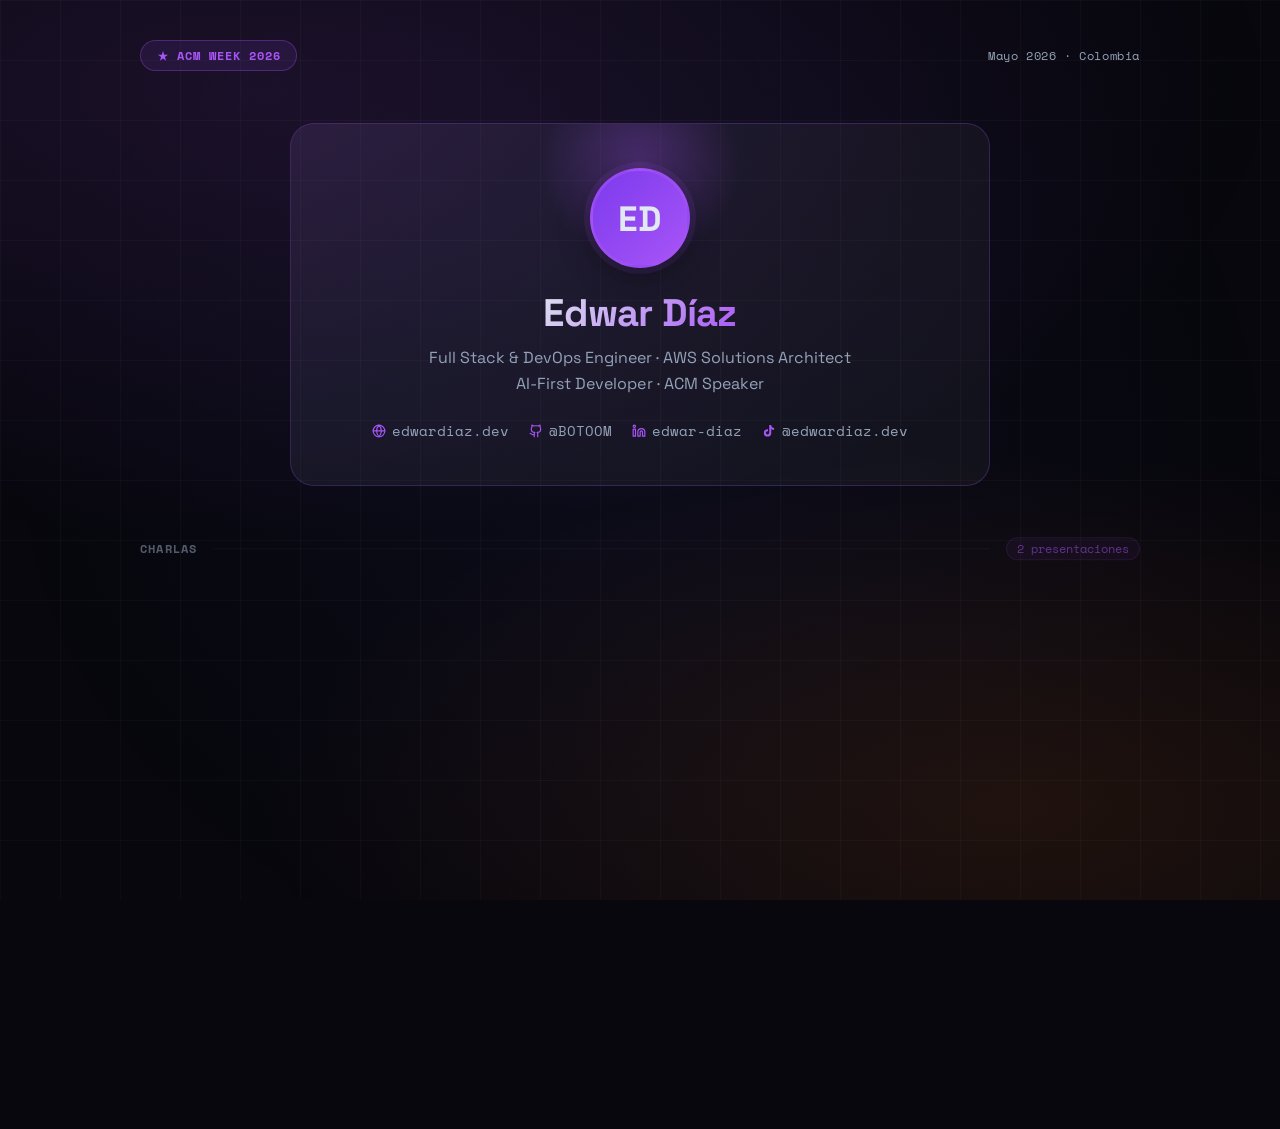
<file: index.html>
<!DOCTYPE html>
<html lang="es">
<head>
<meta charset="UTF-8">
<meta name="viewport" content="width=device-width, initial-scale=1.0">
<title>ACM Week 2026 — Edwar Díaz</title>
<link rel="preconnect" href="https://fonts.googleapis.com">
<link href="https://fonts.googleapis.com/css2?family=Space+Grotesk:wght@300;400;500;600;700&family=Space+Mono:wght@400;700&display=swap" rel="stylesheet">
<style>
*,*::before,*::after{box-sizing:border-box;margin:0;padding:0}
:root{
  --bg:#07070d;
  --surface:rgba(255,255,255,.04);
  --border:rgba(255,255,255,.08);
  --text:#e2e8f0;
  --muted:#94a3b8;
  --purple:#a855f7;
  --indigo:#6366f1;
  --orange:#f97316;
  --red:#ef4444;
  --cyan:#06b6d4;
  --green:#10b981;
  --mono:'Space Mono',monospace;
  --sans:'Space Grotesk',sans-serif;
}
html,body{height:100%;background:var(--bg);color:var(--text);font-family:var(--sans);overflow-x:hidden}

/* ── BACKGROUND ── */
body::before{
  content:'';position:fixed;inset:0;
  background:
    radial-gradient(ellipse 80% 50% at 20% 10%,rgba(168,85,247,.12),transparent),
    radial-gradient(ellipse 60% 40% at 80% 90%,rgba(249,115,22,.10),transparent),
    radial-gradient(ellipse 50% 60% at 50% 50%,rgba(99,102,241,.06),transparent);
  pointer-events:none;z-index:0
}
.grid-bg{
  position:fixed;inset:0;
  background-image:linear-gradient(rgba(255,255,255,.025) 1px,transparent 1px),linear-gradient(90deg,rgba(255,255,255,.025) 1px,transparent 1px);
  background-size:60px 60px;
  pointer-events:none;z-index:0
}

/* ── LAYOUT ── */
.page{
  position:relative;z-index:1;
  min-height:100vh;
  display:flex;flex-direction:column;align-items:center;
  padding:40px 24px 56px;
  gap:0
}

/* ── TOP BAR ── */
.top-bar{
  width:100%;max-width:1000px;
  display:flex;align-items:center;justify-content:space-between;
  margin-bottom:52px;
  opacity:0
}
.event-pill{
  display:inline-flex;align-items:center;gap:8px;
  font-family:var(--mono);font-size:.75rem;font-weight:700;letter-spacing:.08em;text-transform:uppercase;
  color:#a855f7;
  background:rgba(168,85,247,.1);border:1px solid rgba(168,85,247,.3);
  padding:6px 16px;border-radius:100px
}
.event-date{
  font-family:var(--mono);font-size:.75rem;color:var(--muted);letter-spacing:.05em
}

/* ── SPEAKER CARD ── */
.speaker-card{
  width:100%;max-width:700px;
  background:var(--surface);border:1px solid rgba(168,85,247,.25);
  border-radius:24px;padding:44px 48px;
  display:flex;flex-direction:column;align-items:center;text-align:center;
  position:relative;overflow:hidden;
  opacity:0
}
.speaker-card::before{
  content:'';position:absolute;inset:0;
  background:linear-gradient(135deg,rgba(168,85,247,.07),rgba(99,102,241,.04),transparent 60%);
  pointer-events:none
}
.sp-glow{
  position:absolute;top:-60px;left:50%;transform:translateX(-50%);
  width:200px;height:200px;border-radius:50%;
  background:radial-gradient(rgba(168,85,247,.3),transparent 70%);
  pointer-events:none
}
.sp-avatar{
  width:100px;height:100px;border-radius:50%;
  border:3px solid rgba(168,85,247,.5);
  box-shadow:0 0 0 6px rgba(168,85,247,.1),0 8px 32px rgba(0,0,0,.4);
  object-fit:cover;margin-bottom:20px;position:relative
}
.sp-name{
  font-size:2.4rem;font-weight:700;letter-spacing:-.02em;
  background:linear-gradient(135deg,#e2e8f0,#a855f7);
  -webkit-background-clip:text;-webkit-text-fill-color:transparent;background-clip:text;
  margin-bottom:8px
}
.sp-role{
  font-size:1rem;color:var(--muted);line-height:1.6;margin-bottom:24px;
  font-weight:400
}
.sp-soc{
  display:flex;flex-wrap:wrap;justify-content:center;gap:10px 20px
}
.soc-item{
  display:inline-flex;align-items:center;gap:6px;
  font-size:.88rem;color:var(--muted);font-family:var(--mono)
}
.soc-item svg{color:#a855f7;flex-shrink:0}

/* ── TALKS HEADING ── */
.talks-heading{
  width:100%;max-width:1000px;
  display:flex;align-items:center;gap:16px;
  margin:44px 0 20px;opacity:0
}
.talks-label{
  font-family:var(--mono);font-size:.75rem;font-weight:700;letter-spacing:.1em;
  text-transform:uppercase;color:var(--muted);white-space:nowrap
}
.talks-line{flex:1;height:1px;background:var(--border)}
.talks-count{
  font-family:var(--mono);font-size:.75rem;color:var(--purple);
  background:rgba(168,85,247,.1);border:1px solid rgba(168,85,247,.2);
  padding:2px 10px;border-radius:100px
}

/* ── TALK CARDS ── */
.talks-grid{
  display:grid;grid-template-columns:1fr 1fr;gap:20px;
  width:100%;max-width:1000px
}
@media(max-width:680px){.talks-grid{grid-template-columns:1fr}}

.talk-card{
  display:block;text-decoration:none;color:inherit;
  border-radius:20px;padding:36px;
  border:1px solid var(--border);background:var(--surface);
  position:relative;overflow:hidden;
  transition:transform .25s,box-shadow .25s,border-color .25s;
  opacity:0
}
.talk-card:hover{
  transform:translateY(-6px);
  box-shadow:0 24px 64px rgba(0,0,0,.5);
}

/* Talk 1 — purple/indigo */
.talk-card.t1{border-color:rgba(168,85,247,.25)}
.talk-card.t1:hover{border-color:rgba(168,85,247,.6);box-shadow:0 24px 64px rgba(0,0,0,.5),0 0 0 1px rgba(168,85,247,.2)}
.talk-card.t1::before{
  content:'';position:absolute;inset:0;
  background:linear-gradient(135deg,rgba(168,85,247,.08),rgba(99,102,241,.05),transparent 65%);
  pointer-events:none
}
.talk-card.t1 .tk-num{color:#a855f7;border-color:rgba(168,85,247,.3);background:rgba(168,85,247,.08)}
.talk-card.t1 .tk-title{background:linear-gradient(135deg,#e2e8f0,#a855f7);-webkit-background-clip:text;background-clip:text;-webkit-text-fill-color:transparent}
.talk-card.t1 .tk-bar{background:linear-gradient(90deg,#a855f7,#6366f1)}
.talk-card.t1 .tk-arrow{color:#a855f7}

/* Talk 2 — red/orange */
.talk-card.t2{border-color:rgba(249,115,22,.25)}
.talk-card.t2:hover{border-color:rgba(249,115,22,.6);box-shadow:0 24px 64px rgba(0,0,0,.5),0 0 0 1px rgba(249,115,22,.2)}
.talk-card.t2::before{
  content:'';position:absolute;inset:0;
  background:linear-gradient(135deg,rgba(239,68,68,.07),rgba(249,115,22,.06),transparent 65%);
  pointer-events:none
}
.talk-card.t2 .tk-num{color:#f97316;border-color:rgba(249,115,22,.3);background:rgba(249,115,22,.08)}
.talk-card.t2 .tk-title{background:linear-gradient(135deg,#e2e8f0,#f97316);-webkit-background-clip:text;background-clip:text;-webkit-text-fill-color:transparent}
.talk-card.t2 .tk-bar{background:linear-gradient(90deg,#ef4444,#f97316)}
.talk-card.t2 .tk-arrow{color:#f97316}

.tk-num{
  display:inline-flex;align-items:center;gap:6px;
  font-family:var(--mono);font-size:.72rem;font-weight:700;letter-spacing:.08em;text-transform:uppercase;
  padding:4px 12px;border-radius:100px;border:1px solid;
  margin-bottom:20px
}
.tk-bar{height:3px;border-radius:2px;width:48px;margin-bottom:20px}
.tk-emoji{font-size:2.4rem;margin-bottom:16px;display:block;line-height:1}
.tk-title{
  font-size:1.35rem;font-weight:700;line-height:1.3;letter-spacing:-.01em;
  color:var(--text);
  margin-bottom:14px;display:block
}
.tk-desc{font-size:.88rem;color:var(--muted);line-height:1.65;margin-bottom:20px}
.tk-tags{display:flex;flex-wrap:wrap;gap:6px;margin-bottom:24px}
.tk-tag{
  font-size:.7rem;font-family:var(--mono);
  padding:3px 10px;border-radius:100px;
  border:1px solid rgba(255,255,255,.1);color:var(--muted)
}
.tk-cta{
  display:inline-flex;align-items:center;gap:6px;
  font-family:var(--mono);font-size:.78rem;font-weight:700;letter-spacing:.05em
}
.tk-arrow{font-size:1rem;transition:transform .2s}
.talk-card:hover .tk-arrow{transform:translateX(4px)}

/* ── FOOTER ── */
.page-footer{
  margin-top:44px;display:flex;align-items:center;gap:20px;
  font-family:var(--mono);font-size:.72rem;color:var(--muted);
  opacity:0
}
.page-footer a{color:var(--muted);text-decoration:none;transition:color .2s}
.page-footer a:hover{color:var(--text)}
.footer-sep{opacity:.3}
</style>
</head>
<body>

<div class="grid-bg"></div>

<div class="page">

  <!-- ── Top bar ── -->
  <div class="top-bar" id="topbar">
    <span class="event-pill">
      <svg width="12" height="12" viewBox="0 0 24 24" fill="currentColor"><path d="M12 2l2.4 7.4H22l-6.2 4.5 2.4 7.4L12 17l-6.2 4.3 2.4-7.4L2 9.4h7.6z"/></svg>
      ACM Week 2026
    </span>
    <span class="event-date">Mayo 2026 · Colombia</span>
  </div>

  <!-- ── Speaker ── -->
  <div class="speaker-card" id="speakercard">
    <div class="sp-glow"></div>
    <img class="sp-avatar" src="https://avatars.githubusercontent.com/u/28914781?v=4" alt="Edwar Díaz"
      onerror="this.outerHTML='<div class=\'sp-avatar\' style=\'width:100px;height:100px;border-radius:50%;background:linear-gradient(135deg,#7c3aed,#a855f7);display:flex;align-items:center;justify-content:center;font-size:2.2rem;font-weight:700;margin-bottom:20px\'>ED</div>'">
    <h1 class="sp-name">Edwar Díaz</h1>
    <p class="sp-role">
      Full Stack &amp; DevOps Engineer · AWS Solutions Architect<br>
      AI-First Developer · ACM Speaker
    </p>
    <div class="sp-soc">
      <span class="soc-item">
        <svg width="14" height="14" viewBox="0 0 24 24" fill="none" stroke="currentColor" stroke-width="2" stroke-linecap="round" stroke-linejoin="round"><circle cx="12" cy="12" r="10"/><path d="M12 2a14.5 14.5 0 0 0 0 20 14.5 14.5 0 0 0 0-20"/><path d="M2 12h20"/></svg>
        edwardiaz.dev
      </span>
      <span class="soc-item">
        <svg width="14" height="14" viewBox="0 0 24 24" fill="none" stroke="currentColor" stroke-width="2" stroke-linecap="round" stroke-linejoin="round"><path d="M15 22v-4a4.8 4.8 0 0 0-1-3.5c3 0 6-2 6-5.5.08-1.25-.27-2.48-1-3.5.28-1.15.28-2.35 0-3.5 0 0-1 0-3 1.5-2.64-.5-5.36-.5-8 0C6 2 5 2 5 2c-.3 1.15-.3 2.35 0 3.5A5.403 5.403 0 0 0 4 9c0 3.5 3 5.5 6 5.5-.39.49-.68 1.05-.85 1.65-.17.6-.22 1.23-.15 1.85v4"/><path d="M9 18c-4.51 2-5-2-7-2"/></svg>
        @BOTOOM
      </span>
      <span class="soc-item">
        <svg width="14" height="14" viewBox="0 0 24 24" fill="none" stroke="currentColor" stroke-width="2" stroke-linecap="round" stroke-linejoin="round"><path d="M16 8a6 6 0 0 1 6 6v7h-4v-7a2 2 0 0 0-2-2 2 2 0 0 0-2 2v7h-4v-7a6 6 0 0 1 6-6z"/><rect width="4" height="12" x="2" y="9"/><circle cx="4" cy="4" r="2"/></svg>
        edwar-diaz
      </span>
      <span class="soc-item">
        <svg width="14" height="14" viewBox="0 0 24 24" fill="currentColor"><path d="M19.59 6.69a4.83 4.83 0 0 1-3.77-4.25V2h-3.45v13.67a2.89 2.89 0 0 1-2.88 2.5 2.89 2.89 0 0 1-2.89-2.89 2.89 2.89 0 0 1 2.89-2.89c.28 0 .54.04.79.1V9.01a6.34 6.34 0 0 0-.79-.05 6.34 6.34 0 0 0-6.34 6.34 6.34 6.34 0 0 0 6.34 6.34 6.34 6.34 0 0 0 6.33-6.34V8.69a8.28 8.28 0 0 0 4.85 1.56V6.79a4.85 4.85 0 0 1-1.08-.1z"/></svg>
        @edwardiaz.dev
      </span>
    </div>
  </div>

  <!-- ── Talks heading ── -->
  <div class="talks-heading" id="talkshead">
    <span class="talks-label">Charlas</span>
    <div class="talks-line"></div>
    <span class="talks-count">2 presentaciones</span>
  </div>

  <!-- ── Talks grid ── -->
  <div class="talks-grid">

    <!-- Charla 1 -->
    <a href="slides/charla-ia/index.html" class="talk-card t1" id="tc1">
      <span class="tk-num">
        <svg width="10" height="10" viewBox="0 0 24 24" fill="currentColor"><path d="M12 2l2.4 7.4H22l-6.2 4.5 2.4 7.4L12 17l-6.2 4.3 2.4-7.4L2 9.4h7.6z"/></svg>
        Charla 01
      </span>
      <span class="tk-emoji">🤖</span>
      <span class="tk-bar"></span>
      <span class="tk-title">La IA no viene por tu trabajo… pero sí por tu forma de trabajar</span>
      <p class="tk-desc">Del programador que escribe código al ingeniero que orquesta sistemas. 5 actos, evolución histórica, Spec-Driven Development y el futuro del rol del developer.</p>
      <div class="tk-tags">
        <span class="tk-tag">AI &amp; Futuro</span>
        <span class="tk-tag">Spec-Driven Dev</span>
        <span class="tk-tag">Arquitectura</span>
        <span class="tk-tag">18 slides</span>
      </div>
      <span class="tk-cta">
        <span>Ver presentación</span>
        <span class="tk-arrow">→</span>
      </span>
    </a>

    <!-- Charla 2 -->
    <a href="slides/charla-factura/index.html" class="talk-card t2" id="tc2">
      <span class="tk-num">
        <svg width="10" height="10" viewBox="0 0 24 24" fill="currentColor"><path d="M12 2l2.4 7.4H22l-6.2 4.5 2.4 7.4L12 17l-6.2 4.3 2.4-7.4L2 9.4h7.6z"/></svg>
        Charla 02
      </span>
      <span class="tk-emoji">💸</span>
      <span class="tk-bar"></span>
      <span class="tk-title">Tu app de IA funciona… hasta que llega la factura</span>
      <p class="tk-desc">Tokens, costos reales, model routing y observabilidad financiera. Lo que nadie te dice cuando integras un LLM en producción y llega la primera factura de $15.000.</p>
      <div class="tk-tags">
        <span class="tk-tag">AI FinOps</span>
        <span class="tk-tag">Tokens</span>
        <span class="tk-tag">Model Routing</span>
        <span class="tk-tag">18 slides</span>
      </div>
      <span class="tk-cta">
        <span>Ver presentación</span>
        <span class="tk-arrow">→</span>
      </span>
    </a>

  </div>

  <!-- ── Footer ── -->
  <footer class="page-footer" id="pagefooter">
    <span>ACM Week 2026</span>
    <span class="footer-sep">·</span>
    <span>Edwar Díaz</span>
    <span class="footer-sep">·</span>
    <a href="slides/00-showcase/index.html">Ver showcase de animaciones</a>
  </footer>

</div>

<script src="https://cdnjs.cloudflare.com/ajax/libs/gsap/3.12.5/gsap.min.js"></script>
<script>
const tl = gsap.timeline({defaults:{ease:'power3.out'}});
tl.to('#topbar',     {opacity:1, y:0, duration:.6, from:{y:-20}})
  .fromTo('#speakercard', {opacity:0,y:32,scale:.97},{opacity:1,y:0,scale:1,duration:.75,ease:'back.out(1.3)'}, '-=.2')
  .fromTo('#talkshead',   {opacity:0,y:16},{opacity:1,y:0,duration:.4}, '-=.1')
  .fromTo('#tc1',         {opacity:0,y:28,scale:.96},{opacity:1,y:0,scale:1,duration:.6,ease:'back.out(1.2)'}, '-=.05')
  .fromTo('#tc2',         {opacity:0,y:28,scale:.96},{opacity:1,y:0,scale:1,duration:.6,ease:'back.out(1.2)'}, '-=.4')
  .fromTo('#pagefooter',  {opacity:0},{opacity:1,duration:.4}, '-=.1');

// Subtle floating on speaker card
gsap.to('#speakercard', {y:-6, duration:3, ease:'sine.inOut', yoyo:true, repeat:-1, delay:1.5});
</script>
</body>
</html>
</file>
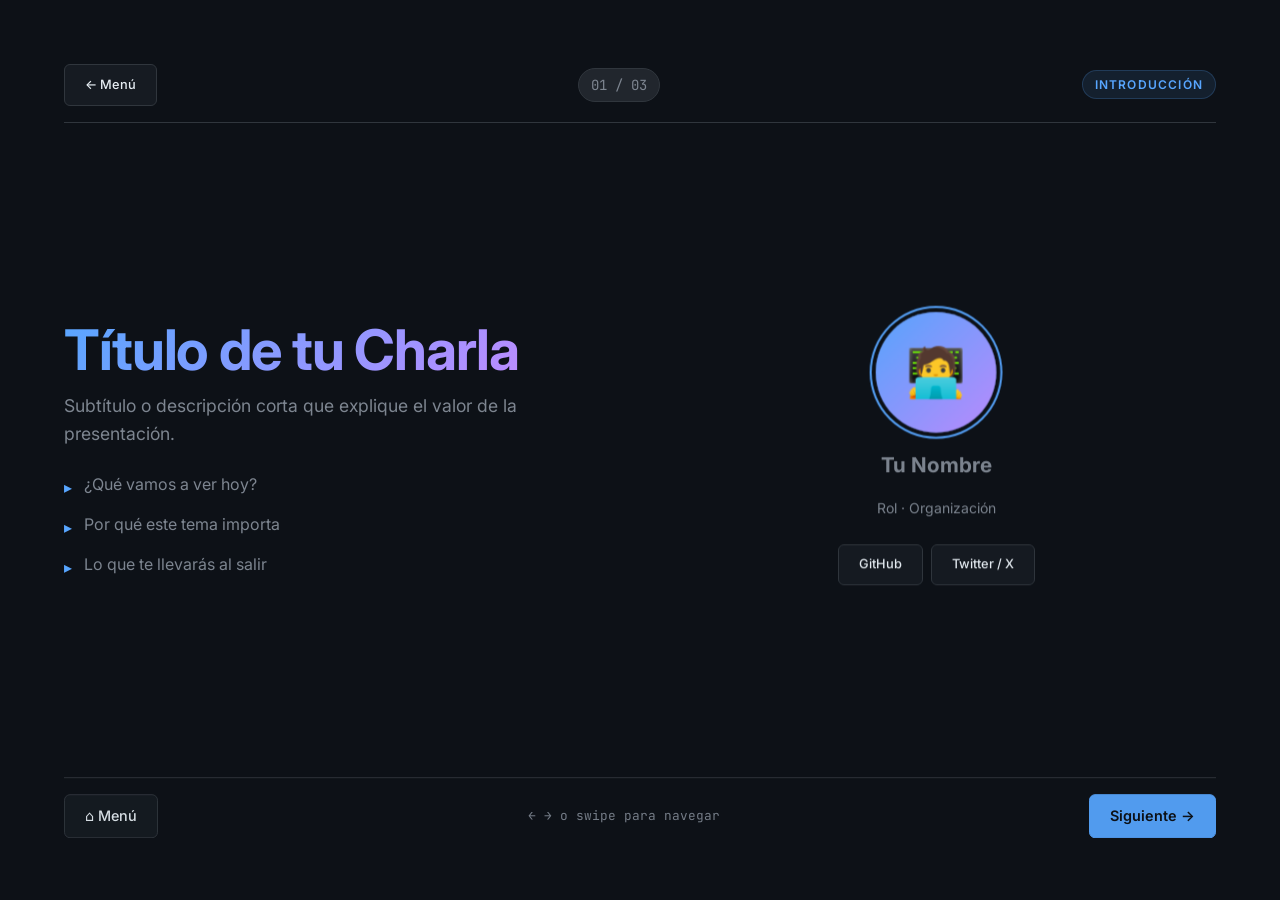
<file: slides/01-intro/index.html>
<!DOCTYPE html>
<html lang="es">
<head>
  <meta charset="UTF-8" />
  <meta name="viewport" content="width=device-width, initial-scale=1.0" />
  <title>01 · Introducción — ACM Week 2026</title>
  <link rel="preconnect" href="https://fonts.googleapis.com" />
  <link href="https://fonts.googleapis.com/css2?family=Inter:wght@400;500;600;700&family=JetBrains+Mono:wght@400;500&display=swap" rel="stylesheet" />
  <link rel="stylesheet" href="../../assets/css/base.css" />
  <style>
    .intro-grid {
      display: grid;
      grid-template-columns: 1fr 1fr;
      gap: 2rem;
      align-items: center;
    }

    @media (max-width: 700px) {
      .intro-grid { grid-template-columns: 1fr; }
    }

    .avatar-area {
      display: flex;
      flex-direction: column;
      align-items: center;
      gap: 1rem;
    }

    .avatar {
      width: 120px;
      height: 120px;
      border-radius: 50%;
      background: linear-gradient(135deg, var(--color-accent), var(--color-accent-2));
      display: flex;
      align-items: center;
      justify-content: center;
      font-size: 3rem;
      box-shadow: 0 0 0 4px var(--color-bg), 0 0 0 6px var(--color-accent);
    }

    .speaker-name {
      font-size: 1.3rem;
      font-weight: 700;
      text-align: center;
    }

    .speaker-role {
      font-size: 0.875rem;
      color: var(--color-text-muted);
      text-align: center;
    }

    .talk-title {
      margin-bottom: 0.5rem;
    }

    .bullet-list {
      list-style: none;
      display: flex;
      flex-direction: column;
      gap: 0.75rem;
      margin-top: 1.5rem;
    }

    .bullet-list li {
      display: flex;
      align-items: flex-start;
      gap: 0.75rem;
      font-size: 1rem;
      color: var(--color-text-muted);
    }

    .bullet-list li::before {
      content: '▸';
      color: var(--color-accent);
      flex-shrink: 0;
      margin-top: 0.15rem;
    }
  </style>
</head>
<body>

  <div class="progress-bar"></div>

  <div class="slide-wrapper">

    <!-- Header -->
    <header class="slide-header animate-in">
      <a href="../../index.html" class="btn" style="font-size:0.8rem;">← Menú</a>
      <span class="slide-number">01 / 03</span>
      <span class="slide-tag">Introducción</span>
    </header>

    <!-- Content -->
    <main class="slide-content">

      <div class="intro-grid">

        <div>
          <h1 class="talk-title animate-in">
            <span class="text-gradient">Título de tu Charla</span>
          </h1>
          <p class="animate-in" style="font-size:1.1rem;margin-bottom:0.5rem;">
            Subtítulo o descripción corta que explique el valor de la presentación.
          </p>

          <ul class="bullet-list">
            <li class="animate-in">¿Qué vamos a ver hoy?</li>
            <li class="animate-in">Por qué este tema importa</li>
            <li class="animate-in">Lo que te llevarás al salir</li>
          </ul>
        </div>

        <div class="avatar-area animate-in">
          <div class="avatar">🧑‍💻</div>
          <p class="speaker-name">Tu Nombre</p>
          <p class="speaker-role">Rol · Organización</p>
          <div class="flex gap-1" style="margin-top:0.5rem;">
            <a href="#" class="btn" style="font-size:0.8rem;">GitHub</a>
            <a href="#" class="btn" style="font-size:0.8rem;">Twitter / X</a>
          </div>
        </div>

      </div>

    </main>

    <!-- Navigation -->
    <nav class="slide-nav animate-in">
      <a href="../../index.html" class="btn">⌂ Menú</a>
      <span style="font-family:var(--font-mono);font-size:0.8rem;color:var(--color-text-muted);">
        ← → o swipe para navegar
      </span>
      <a href="../02-animaciones/index.html" class="btn btn-primary">Siguiente →</a>
    </nav>

  </div>

  <script src="https://cdn.jsdelivr.net/npm/gsap@3.12.5/dist/gsap.min.js"></script>
  <script src="../../assets/js/nav.js"></script>
  <script>
    initSlide({
      current: 1,
      total: 3,
      prev: '../../index.html',
      next: '../02-animaciones/index.html',
    });

    // Animación del avatar al cargar
    gsap.from('.avatar', {
      scale: 0.5,
      opacity: 0,
      duration: 0.8,
      ease: 'back.out(1.7)',
      delay: 0.4,
    });

    // Pulso continuo en el avatar
    gsap.to('.avatar', {
      boxShadow: '0 0 0 4px var(--color-bg), 0 0 0 10px rgba(88,166,255,0.3)',
      duration: 1.5,
      ease: 'sine.inOut',
      repeat: -1,
      yoyo: true,
      delay: 1.2,
    });
  </script>
</body>
</html>
</file>
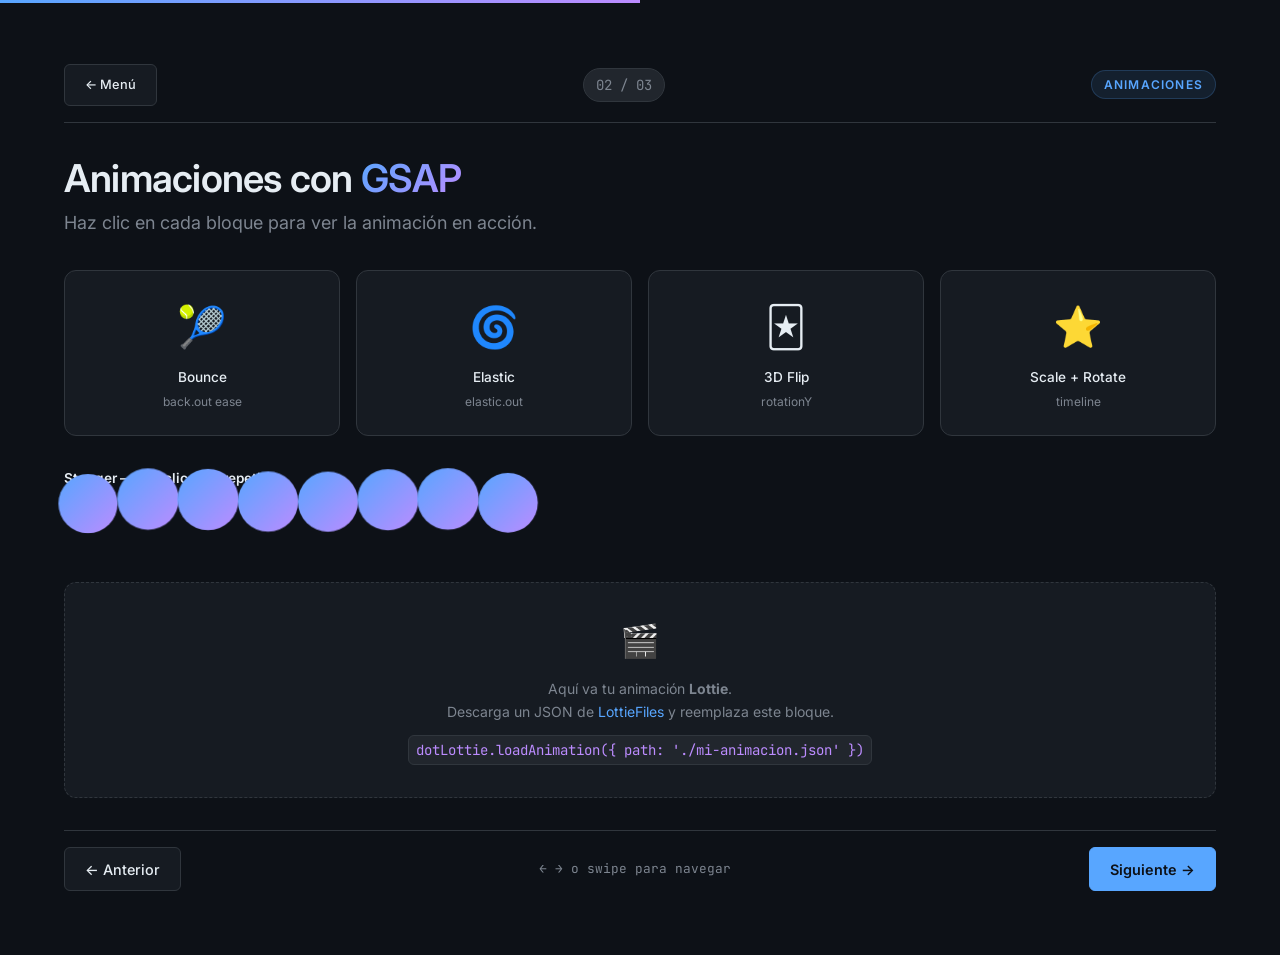
<file: slides/02-animaciones/index.html>
<!DOCTYPE html>
<html lang="es">
<head>
  <meta charset="UTF-8" />
  <meta name="viewport" content="width=device-width, initial-scale=1.0" />
  <title>02 · Animaciones — ACM Week 2026</title>
  <link rel="preconnect" href="https://fonts.googleapis.com" />
  <link href="https://fonts.googleapis.com/css2?family=Inter:wght@400;500;600;700&family=JetBrains+Mono:wght@400;500&display=swap" rel="stylesheet" />
  <link rel="stylesheet" href="../../assets/css/base.css" />
  <style>
    .demo-grid {
      display: grid;
      grid-template-columns: repeat(auto-fit, minmax(180px, 1fr));
      gap: 1rem;
    }

    .demo-box {
      background: var(--color-surface);
      border: 1px solid var(--color-border);
      border-radius: var(--radius);
      padding: 1.5rem 1rem;
      text-align: center;
      cursor: pointer;
      transition: border-color var(--transition);
      user-select: none;
    }

    .demo-box:hover { border-color: var(--color-accent); }

    .demo-icon {
      font-size: 2.5rem;
      display: block;
      margin-bottom: 0.5rem;
    }

    .demo-label {
      font-size: 0.85rem;
      font-weight: 500;
      color: var(--color-text);
    }

    .demo-hint {
      font-size: 0.75rem;
      color: var(--color-text-muted);
      margin-top: 0.25rem;
    }

    /* Stagger demo */
    .stagger-row {
      display: flex;
      gap: 0.75rem;
      flex-wrap: wrap;
    }

    .stagger-dot {
      width: 48px;
      height: 48px;
      border-radius: 50%;
      background: linear-gradient(135deg, var(--color-accent), var(--color-accent-2));
      cursor: pointer;
    }

    /* Lottie placeholder */
    .lottie-frame {
      background: var(--color-surface);
      border: 1px dashed var(--color-border);
      border-radius: var(--radius);
      padding: 2rem;
      display: flex;
      flex-direction: column;
      align-items: center;
      justify-content: center;
      gap: 0.75rem;
      min-height: 140px;
    }

    .lottie-frame p {
      font-size: 0.875rem;
      text-align: center;
    }
  </style>
</head>
<body>

  <div class="progress-bar"></div>

  <div class="slide-wrapper">

    <header class="slide-header animate-in">
      <a href="../../index.html" class="btn" style="font-size:0.8rem;">← Menú</a>
      <span class="slide-number">02 / 03</span>
      <span class="slide-tag">Animaciones</span>
    </header>

    <main class="slide-content">

      <div>
        <h2 class="animate-in">Animaciones con <span class="text-gradient">GSAP</span></h2>
        <p class="animate-in" style="margin-top:0.5rem;">
          Haz clic en cada bloque para ver la animación en acción.
        </p>
      </div>

      <!-- GSAP demos -->
      <div class="demo-grid animate-in">

        <div class="demo-box" id="demo-bounce">
          <span class="demo-icon">🎾</span>
          <p class="demo-label">Bounce</p>
          <p class="demo-hint">back.out ease</p>
        </div>

        <div class="demo-box" id="demo-elastic">
          <span class="demo-icon">🌀</span>
          <p class="demo-label">Elastic</p>
          <p class="demo-hint">elastic.out</p>
        </div>

        <div class="demo-box" id="demo-flip">
          <span class="demo-icon">🃏</span>
          <p class="demo-label">3D Flip</p>
          <p class="demo-hint">rotationY</p>
        </div>

        <div class="demo-box" id="demo-morph">
          <span class="demo-icon">⭐</span>
          <p class="demo-label">Scale + Rotate</p>
          <p class="demo-hint">timeline</p>
        </div>

      </div>

      <!-- Stagger demo -->
      <div class="animate-in">
        <p style="font-size:0.85rem;font-weight:600;margin-bottom:0.75rem;color:var(--color-text);">
          Stagger — haz clic para repetir
        </p>
        <div class="stagger-row" id="stagger-container">
          <div class="stagger-dot"></div>
          <div class="stagger-dot"></div>
          <div class="stagger-dot"></div>
          <div class="stagger-dot"></div>
          <div class="stagger-dot"></div>
          <div class="stagger-dot"></div>
          <div class="stagger-dot"></div>
          <div class="stagger-dot"></div>
        </div>
      </div>

      <!-- Lottie placeholder -->
      <div class="lottie-frame animate-in">
        <span style="font-size:2rem;">🎬</span>
        <p>
          Aquí va tu animación <strong>Lottie</strong>.<br/>
          Descarga un JSON de <a href="https://lottiefiles.com" target="_blank">LottieFiles</a> y reemplaza este bloque.
        </p>
        <code>dotLottie.loadAnimation({ path: './mi-animacion.json' })</code>
      </div>

    </main>

    <nav class="slide-nav animate-in">
      <a href="../01-intro/index.html" class="btn">← Anterior</a>
      <span style="font-family:var(--font-mono);font-size:0.8rem;color:var(--color-text-muted);">
        ← → o swipe para navegar
      </span>
      <a href="../03-flujos/index.html" class="btn btn-primary">Siguiente →</a>
    </nav>

  </div>

  <script src="https://cdn.jsdelivr.net/npm/gsap@3.12.5/dist/gsap.min.js"></script>
  <script src="../../assets/js/nav.js"></script>
  <script>
    initSlide({
      current: 2,
      total: 3,
      prev: '../01-intro/index.html',
      next: '../03-flujos/index.html',
    });

    // ── Demo: Bounce ──────────────────────────────────────────────
    document.getElementById('demo-bounce').addEventListener('click', function () {
      gsap.fromTo(this.querySelector('.demo-icon'),
        { y: 0, scale: 1 },
        { y: -30, scale: 1.3, duration: 0.4, ease: 'back.out(2)',
          yoyo: true, repeat: 1 });
    });

    // ── Demo: Elastic ─────────────────────────────────────────────
    document.getElementById('demo-elastic').addEventListener('click', function () {
      gsap.fromTo(this.querySelector('.demo-icon'),
        { rotation: 0, scale: 1 },
        { rotation: 360, scale: 1.5, duration: 1, ease: 'elastic.out(1, 0.4)',
          clearProps: 'all' });
    });

    // ── Demo: 3D Flip ─────────────────────────────────────────────
    document.getElementById('demo-flip').addEventListener('click', function () {
      gsap.to(this, {
        rotationY: 360,
        duration: 0.8,
        ease: 'power2.inOut',
        transformPerspective: 600,
        clearProps: 'rotationY',
      });
    });

    // ── Demo: Timeline morph ──────────────────────────────────────
    document.getElementById('demo-morph').addEventListener('click', function () {
      const icon = this.querySelector('.demo-icon');
      const tl = gsap.timeline();
      tl.to(icon, { scale: 0, rotation: 90, duration: 0.25, ease: 'power2.in' })
        .to(icon, { scale: 1.5, rotation: 0, duration: 0.5, ease: 'back.out(2)' })
        .to(icon, { scale: 1, duration: 0.2, ease: 'power1.out' });
    });

    // ── Demo: Stagger ─────────────────────────────────────────────
    function runStagger() {
      gsap.fromTo('.stagger-dot',
        { y: 0, scale: 1 },
        {
          y: -24,
          scale: 1.25,
          duration: 0.35,
          ease: 'back.out(2)',
          stagger: { each: 0.07, from: 'start', yoyo: true, repeat: 1 },
        });
    }

    document.getElementById('stagger-container').addEventListener('click', runStagger);
    setTimeout(runStagger, 800); // auto-demo on load
  </script>
</body>
</html>
</file>
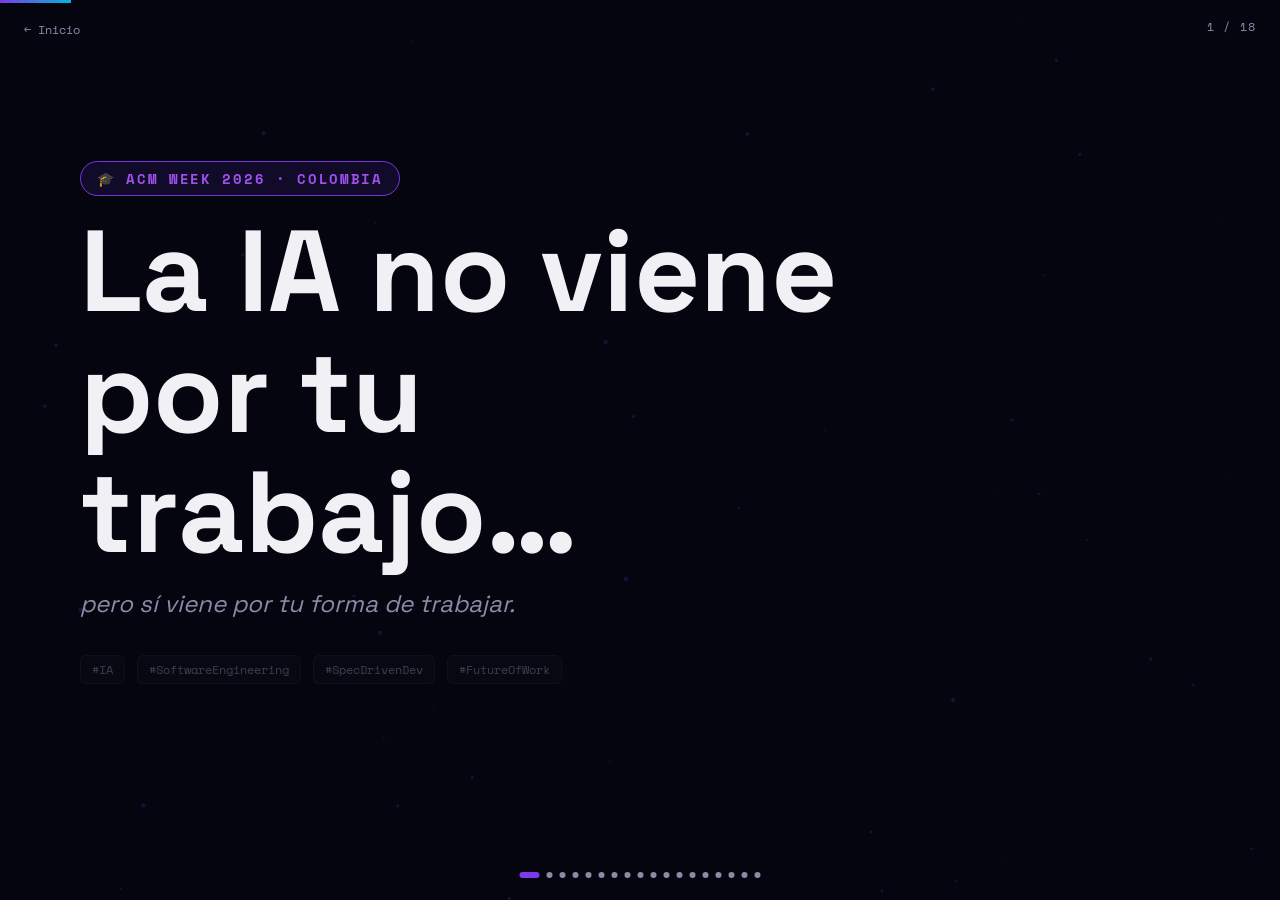
<file: slides/charla-ia/index.html>
<!DOCTYPE html>
<html lang="es">
<head>
<meta charset="UTF-8">
<meta name="viewport" content="width=device-width, initial-scale=1.0">
<title>La IA no viene por tu trabajo — Edwar Díaz | ACM Week 2026</title>
<link rel="preconnect" href="https://fonts.googleapis.com">
<link href="https://fonts.googleapis.com/css2?family=Space+Grotesk:wght@300;400;500;600;700&family=Space+Mono:wght@400;700&display=swap" rel="stylesheet">
<style>
*,*::before,*::after{box-sizing:border-box;margin:0;padding:0}
:root{
  --bg:#050510;--surface:rgba(255,255,255,0.04);--border:rgba(255,255,255,0.08);
  --purple:#7c3aed;--pl:#a855f7;--cyan:#06b6d4;--green:#10b981;
  --pink:#ec4899;--orange:#f97316;--red:#ef4444;--yellow:#eab308;
  --text:#f0f0f5;--muted:#8b8ba7;
  --mono:'Space Mono',monospace;--sans:'Space Grotesk',sans-serif;
}
html,body{width:100%;height:100%;overflow:hidden;background:var(--bg);color:var(--text);font-family:var(--sans);}

/* === DECK === */
#deck{position:fixed;inset:0;}
.slide{
  position:absolute;inset:0;display:flex;flex-direction:column;
  align-items:center;justify-content:center;padding:64px 80px;
  overflow:hidden;visibility:hidden;
}
.slide.active{visibility:visible;}

/* Layout overrides */
#s1{display:grid;grid-template-columns:380px 1fr;gap:56px;align-items:center;padding:64px 72px;}
#s9{display:grid;grid-template-columns:1fr 80px 1fr;gap:24px;align-items:center;padding:64px 64px;}
#s11{flex-direction:row;gap:0;align-items:center;padding:64px 60px;}
#s17{display:flex;flex-direction:column;align-items:center;text-align:center;justify-content:center;padding:48px 80px;gap:24px;}

/* === UI CHROME === */
#progress{position:fixed;top:0;left:0;height:3px;background:linear-gradient(90deg,var(--purple),var(--cyan));z-index:100;transition:width .35s;}
#counter{position:fixed;top:18px;right:24px;font-family:var(--mono);font-size:12px;color:var(--muted);z-index:100;letter-spacing:.1em;}
#back{position:fixed;top:18px;left:24px;z-index:100;}
#back a{color:var(--muted);text-decoration:none;font-family:var(--mono);font-size:12px;transition:color .2s;}
#back a:hover{color:var(--text);}
#dots{position:fixed;bottom:22px;left:50%;transform:translateX(-50%);display:flex;gap:7px;z-index:100;}
.dot{width:6px;height:6px;border-radius:50%;background:var(--muted);cursor:pointer;transition:all .3s;}
.dot.on{background:var(--purple);width:20px;border-radius:3px;}

/* === TYPOGRAPHY === */
.mega{font-size:clamp(2.8rem,7vw,6.5rem);font-weight:700;line-height:1.05;}
.huge{font-size:clamp(2rem,4.5vw,4rem);font-weight:700;line-height:1.1;}
.big{font-size:clamp(1.4rem,2.5vw,2.4rem);font-weight:600;line-height:1.25;}
.body{font-size:clamp(.95rem,1.4vw,1.25rem);line-height:1.7;}
.grad{background:linear-gradient(135deg,var(--pl),var(--cyan));-webkit-background-clip:text;-webkit-text-fill-color:transparent;}
.hi{color:var(--cyan);}.gr{color:var(--green);}.re{color:var(--red);}.or{color:var(--orange);}

/* === BADGE === */
.badge{
  display:inline-flex;align-items:center;gap:8px;padding:5px 14px;
  border-radius:100px;font-family:var(--mono);font-size:11px;font-weight:700;
  letter-spacing:.12em;text-transform:uppercase;
  background:rgba(124,58,237,.12);border:1px solid var(--purple);color:var(--pl);
  margin-bottom:20px;
}

/* === GLASS CARD === */
.gc{background:var(--surface);border:1px solid var(--border);border-radius:14px;padding:22px 26px;}

/* === SLIDE 0 — PORTADA === */
.hero-grid{display:grid;grid-template-columns:1fr 230px;gap:48px;align-items:center;width:100%;max-width:1200px;}
.speaker-card{display:flex;flex-direction:column;align-items:center;gap:14px;}
.avatar{width:110px;height:110px;border-radius:50%;border:3px solid var(--purple);object-fit:cover;box-shadow:0 0 28px rgba(124,58,237,.5);}
.sp-name{font-size:1rem;font-weight:700;text-align:center;}
.sp-role{font-size:.75rem;color:var(--muted);font-family:var(--mono);text-align:center;line-height:1.5;}
.ev-badge{background:rgba(124,58,237,.15);border:1px solid var(--purple);border-radius:100px;padding:3px 12px;font-size:.7rem;font-family:var(--mono);color:var(--pl);}
.soc-row{display:flex;gap:10px;flex-wrap:wrap;justify-content:center;margin-top:4px;}
.soc-info{display:inline-flex;align-items:center;gap:5px;font-size:1rem;font-family:var(--mono);color:var(--muted);white-space:nowrap;}
.soc-icon{display:inline-flex;align-items:center;color:var(--pl);}

/* === SLIDE 1 — CÓDIGO LLUVIA === */
#code-canvas{border-radius:14px;border:1px solid var(--border);display:block;width:100%;height:340px;}
.checklist{display:flex;flex-direction:column;gap:18px;}
.ci{display:flex;align-items:center;gap:14px;font-size:1.1rem;opacity:0;}
.ci-icon{width:26px;height:26px;border-radius:50%;background:rgba(16,185,129,.12);border:2px solid var(--green);display:flex;align-items:center;justify-content:center;color:var(--green);font-size:12px;flex-shrink:0;}

/* === SLIDE 5 — TIMELINE === */
.tl{display:flex;align-items:flex-start;gap:0;width:100%;}
.era{flex:1;padding:20px 16px;border-radius:12px;border:1px solid var(--border);opacity:0;}
.era-n{font-family:var(--mono);font-size:.65rem;color:var(--muted);margin-bottom:6px;}
.era-t{font-size:.9rem;font-weight:700;margin-bottom:10px;}
.era-tag{font-family:var(--mono);font-size:.65rem;color:var(--muted);background:rgba(255,255,255,.03);padding:2px 7px;border-radius:4px;display:block;margin-bottom:3px;}
.era-arr{display:flex;align-items:center;padding:0 6px;padding-top:30px;}
.e1{border-color:rgba(124,58,237,.4);}.e1 .era-t{color:var(--pl);}
.e2{border-color:rgba(6,182,212,.4);}.e2 .era-t{color:var(--cyan);}
.e3{border-color:rgba(16,185,129,.4);}.e3 .era-t{color:var(--green);}
.e4{border-color:rgba(249,115,22,.5);background:rgba(249,115,22,.04);animation:ep 2.5s ease-in-out infinite;}.e4 .era-t{color:var(--orange);}
@keyframes ep{0%,100%{box-shadow:0 0 0 0 rgba(249,115,22,0);}50%{box-shadow:0 0 20px 4px rgba(249,115,22,.2);}}

/* === SLIDE 8 — FUNDAMENTOS === */
.fg{display:grid;grid-template-columns:repeat(4,1fr);gap:10px;margin:24px 0;width:100%;}
.fi{padding:12px 14px;border-radius:10px;background:var(--surface);border:1px solid var(--border);font-family:var(--mono);font-size:.78rem;opacity:0;display:flex;align-items:center;gap:9px;}

/* === SLIDE 9 — JUNIOR vs SENIOR === */
.vs-card{padding:28px 24px;border-radius:16px;border:1px solid var(--border);}
.vs-card.jr{border-color:rgba(239,68,68,.3);background:rgba(239,68,68,.04);}
.vs-card.sr{border-color:rgba(16,185,129,.3);background:rgba(16,185,129,.04);}
.vs-who{font-family:var(--mono);font-size:.75rem;color:var(--muted);margin-bottom:10px;}
.vs-em{font-size:2.6rem;margin-bottom:10px;}
.vs-res{font-size:1.6rem;font-weight:700;margin:14px 0;}
.jr .vs-res{color:var(--red);}.sr .vs-res{color:var(--green);}
.vs-pill{margin-top:14px;padding:8px 12px;border-radius:8px;font-family:var(--mono);font-size:.7rem;}
.jr .vs-pill{background:rgba(239,68,68,.1);color:var(--red);}
.sr .vs-pill{background:rgba(16,185,129,.1);color:var(--green);}
.vs-sep{font-family:var(--mono);font-size:1.8rem;font-weight:900;color:var(--muted);text-align:center;}

/* === SLIDE 10 — EL VALOR === */
#s10{text-align:center;}
.sw{position:relative;display:inline-block;}
.sl{position:absolute;top:50%;left:-3%;width:0;height:4px;background:var(--red);transform:rotate(-2deg);}

/* === SLIDE 11 — CODER → ORCHESTRATOR === */
.evo-flow{display:flex;flex-direction:column;align-items:center;min-width:280px;}
.ev-step{padding:14px 28px;border-radius:12px;border:1px solid var(--border);font-size:1rem;font-weight:600;opacity:0;min-width:260px;text-align:center;}
.ev1{border-color:var(--muted);color:var(--muted);}
.ev2{border-color:var(--cyan);color:var(--cyan);}
.ev3{border-color:var(--green);color:var(--green);}
.ev4{border-color:var(--orange);color:var(--orange);background:rgba(249,115,22,.08);font-size:1.1rem;animation:go 2.5s ease-in-out infinite;}
@keyframes go{0%,100%{box-shadow:0 0 0 0 rgba(249,115,22,0);}50%{box-shadow:0 0 20px 4px rgba(249,115,22,.3);}}
.ev-arr{height:30px;display:flex;align-items:center;justify-content:center;}
.evo-desc{flex:1;padding-left:52px;display:flex;flex-direction:column;gap:14px;}
.ed-item{padding:16px 18px;border-radius:12px;background:var(--surface);border:1px solid var(--border);opacity:0;}
.ed-t{font-weight:700;font-size:.85rem;color:var(--pl);margin-bottom:6px;}
.ed-b{font-size:.82rem;color:var(--muted);line-height:1.5;}

/* === SLIDE 12 — ANTES vs AHORA === */
.av-col{padding:22px;border-radius:14px;border:1px solid var(--border);}
.av-a{border-color:rgba(107,114,128,.3);background:rgba(107,114,128,.03);}
.av-b{border-color:rgba(124,58,237,.3);background:rgba(124,58,237,.04);}
.av-ct{font-family:var(--mono);font-size:.8rem;font-weight:700;text-transform:uppercase;letter-spacing:.15em;margin-bottom:16px;}
.av-a .av-ct{color:var(--muted);}.av-b .av-ct{color:var(--pl);}
.av-item{display:flex;align-items:center;gap:10px;padding:9px 0;border-bottom:1px solid var(--border);font-size:.9rem;opacity:0;}
.av-item:last-child{border-bottom:none;}
.av-a .av-item{color:var(--muted);}

/* === SLIDE 13 — VIBE CODING === */
#s13{text-align:center;}
.vt{font-size:clamp(2.5rem,7vw,5.5rem);font-weight:900;color:var(--muted);display:inline-block;position:relative;}
.vx{position:absolute;inset:0;display:flex;align-items:center;justify-content:center;font-size:clamp(3rem,8vw,7rem);color:var(--red);opacity:0;}

/* === SLIDE 14 — SDD === */
.sdd-g{display:grid;grid-template-columns:1fr 1fr;gap:18px;margin-top:28px;width:100%;}
.sdd-c{padding:20px 22px;border-radius:14px;border:1px solid var(--border);background:var(--surface);opacity:0;}
.sdd-ci{font-size:1.8rem;margin-bottom:10px;}
.sdd-ct{font-weight:700;font-size:.9rem;margin-bottom:7px;}
.sdd-cb{font-size:.82rem;color:var(--muted);line-height:1.5;}

/* === SLIDE 15 — SPEC→PLAN→CODE === */
.flow-wrap{display:flex;align-items:center;width:100%;max-width:1100px;}
.fb{flex:1;padding:24px 20px;border-radius:16px;border:2px solid;text-align:center;opacity:0;}
.fb-spec{border-color:var(--purple);background:rgba(124,58,237,.07);}
.fb-plan{border-color:var(--cyan);background:rgba(6,182,212,.07);}
.fb-code{border-color:var(--green);background:rgba(16,185,129,.07);}
.fb-ico{font-size:2.2rem;margin-bottom:10px;}
.fb-t{font-size:1.3rem;font-weight:800;margin-bottom:10px;}
.fb-spec .fb-t{color:var(--pl);}.fb-plan .fb-t{color:var(--cyan);}.fb-code .fb-t{color:var(--green);}
.fb-ul{list-style:none;text-align:left;}
.fb-ul li{font-size:.75rem;color:var(--muted);padding:3px 0;font-family:var(--mono);}
.fb-ul li::before{content:'→ ';color:var(--muted);}
.fa-wrap{padding:0 10px;display:flex;align-items:center;}

/* === SLIDE 16 — TOOLS === */
.tg{display:grid;grid-template-columns:repeat(3,1fr);gap:18px;margin-top:24px;width:100%;max-width:1000px;}
.tc{padding:18px 14px;border-radius:14px;border:1px solid var(--border);background:var(--surface);text-align:center;opacity:0;transition:all .3s;}
.tc:hover{border-color:var(--purple);transform:translateY(-4px);}
.tc-e{font-size:1.8rem;margin-bottom:8px;}
.tc-n{font-weight:700;font-size:.85rem;margin-bottom:4px;}
.tc-d{font-size:.72rem;color:var(--muted);}

/* === SLIDE 17 — CLOSING === */
.cq{font-size:clamp(1rem,1.7vw,1.4rem);line-height:1.65;margin-bottom:20px;opacity:0;}
.evo-badges{display:flex;gap:8px;align-items:center;flex-wrap:wrap;margin-top:28px;opacity:0;}
.eb{padding:7px 14px;border-radius:100px;font-family:var(--mono);font-size:.75rem;font-weight:700;}
.eb1{background:rgba(107,114,128,.2);color:var(--muted);}
.eb2{background:rgba(6,182,212,.12);color:var(--cyan);}
.eb3{background:rgba(16,185,129,.12);color:var(--green);}
.eb4{background:rgba(249,115,22,.12);color:var(--orange);border:1px solid var(--orange);}
.sep{color:var(--muted);font-size:1.1rem;}
.cc{padding:22px 18px;border-radius:16px;background:var(--surface);border:1px solid var(--border);text-align:center;opacity:0;}
.cc-av{width:70px;height:70px;border-radius:50%;border:2px solid var(--purple);margin:0 auto 10px;object-fit:cover;}
.cc-n{font-weight:700;font-size:.95rem;}
.cc-h{font-family:var(--mono);font-size:.7rem;color:var(--muted);margin-top:3px;}

/* background particles */
#pbg{position:fixed;inset:0;z-index:0;pointer-events:none;opacity:.35;}

/* === AUDITORIUM / VIDEOBEAM OVERRIDES — bigger fonts for projector === */
.mega{font-size:clamp(4.5rem,9vw,8rem)!important;}
.huge{font-size:clamp(3rem,5.5vw,5rem)!important;}
.big{font-size:clamp(2rem,3.5vw,3.2rem)!important;}
.body{font-size:clamp(1.4rem,2vw,1.8rem)!important;}
.badge{font-size:14px!important;padding:6px 16px!important;}
.ci{font-size:1.5rem!important;}
.era-n{font-size:.95rem!important;}
.era-t{font-size:1.3rem!important;}
.era-tag{font-size:.9rem!important;padding:4px 10px!important;}
.fi{font-size:1.05rem!important;padding:14px 16px!important;}
.vs-who{font-size:1.05rem!important;margin-bottom:12px!important;}
.vs-em{font-size:3rem!important;}
.vs-res{font-size:2rem!important;}
.vs-pill{font-size:.95rem!important;padding:10px 16px!important;line-height:1.5!important;}
.vs-sep{font-size:2.6rem!important;}
.ev-step{font-size:1.4rem!important;padding:16px 32px!important;min-width:300px!important;}
.ev4{font-size:1.5rem!important;}
.ed-t{font-size:1.15rem!important;}
.ed-b{font-size:1.05rem!important;line-height:1.6!important;}
.av-ct{font-size:1rem!important;}
.av-item{font-size:1.15rem!important;}
.sdd-ct{font-size:1.2rem!important;}
.sdd-cb{font-size:1rem!important;line-height:1.6!important;}
.sdd-ci{font-size:2.6rem!important;}
.fb-ico{font-size:2.8rem!important;}
.fb-t{font-size:2rem!important;}
.fb-ul li{font-size:.95rem!important;padding:5px 0!important;}
.tc-n{font-size:1.2rem!important;margin-bottom:8px!important;}
.tc-d{font-size:.95rem!important;line-height:1.5!important;}
.tc-e img{width:44px!important;height:44px!important;}
.cq{font-size:clamp(1.5rem,2.2vw,2rem)!important;line-height:1.55!important;}
.eb{font-size:1.1rem!important;padding:10px 22px!important;}
.sep{font-size:1.5rem!important;}
.cc-n{font-size:1.4rem!important;}
.cc-h{font-size:1rem!important;}
.sp-name{font-size:1.2rem!important;}
.sp-role{font-size:.9rem!important;}
.vt{font-size:clamp(3rem,8vw,6.5rem)!important;}
.vx{font-size:clamp(3.5rem,9vw,8rem)!important;}
</style>
</head>
<body>
<canvas id="pbg"></canvas>
<div id="progress"></div>
<div id="counter">1 / 18</div>
<div id="back"><a href="../../index.html">← Inicio</a></div>
<div id="dots"></div>

<div id="deck">

<!-- ═══ S0 — PORTADA ═══ -->
<section class="slide active" id="s0">
  <div class="hero-grid">
    <div>
      <div style="opacity:0" id="s0ev"><span class="badge" style="margin:0">🎓 ACM Week 2026 · Colombia</span></div>
      <h1 class="mega" style="margin-top:16px">
        <span id="t1" style="display:block">La IA no viene</span>
        <span id="t2" style="display:block">por tu trabajo…</span>
      </h1>
      <p id="s0sub" style="font-size:clamp(1.1rem,2vw,1.5rem);color:var(--muted);font-style:italic;margin-top:14px;opacity:0">
        pero sí viene por tu forma de trabajar.
      </p>
      <div id="s0tags" style="display:flex;gap:12px;margin-top:36px;flex-wrap:wrap;opacity:0">
        <span style="font-family:var(--mono);font-size:.75rem;color:var(--muted);padding:5px 11px;border-radius:6px;background:var(--surface);border:1px solid var(--border)">#IA</span>
        <span style="font-family:var(--mono);font-size:.75rem;color:var(--muted);padding:5px 11px;border-radius:6px;background:var(--surface);border:1px solid var(--border)">#SoftwareEngineering</span>
        <span style="font-family:var(--mono);font-size:.75rem;color:var(--muted);padding:5px 11px;border-radius:6px;background:var(--surface);border:1px solid var(--border)">#SpecDrivenDev</span>
        <span style="font-family:var(--mono);font-size:.75rem;color:var(--muted);padding:5px 11px;border-radius:6px;background:var(--surface);border:1px solid var(--border)">#FutureOfWork</span>
      </div>
      <div id="s0hint" style="margin-top:36px;opacity:0;font-family:var(--mono);font-size:.78rem;color:var(--muted)">
        → presiona Espacio o ▶ para comenzar
      </div>
    </div>
    <div class="speaker-card" id="s0sp" style="opacity:0">
      <img class="avatar" src="https://avatars.githubusercontent.com/u/28914781?v=4" alt="Edwar Díaz"
        onerror="this.outerHTML='<div class=\'avatar\' style=\'background:var(--purple);display:flex;align-items:center;justify-content:center;font-size:2rem\'>ED</div>'">
      <div class="sp-name">Edwar Díaz</div>
      <div class="sp-role">Full Stack &amp; DevOps Engineer<br>AWS Solutions Architect · ACM Speaker</div>
      <div class="soc-row">
        <span class="soc-info"><span class="soc-icon"><svg width="15" height="15" viewBox="0 0 24 24" fill="none" stroke="currentColor" stroke-width="2" stroke-linecap="round" stroke-linejoin="round"><circle cx="12" cy="12" r="10"/><path d="M12 2a14.5 14.5 0 0 0 0 20 14.5 14.5 0 0 0 0-20"/><path d="M2 12h20"/></svg></span> edwardiaz.dev</span>
        <span class="soc-info"><span class="soc-icon"><svg width="15" height="15" viewBox="0 0 24 24" fill="none" stroke="currentColor" stroke-width="2" stroke-linecap="round" stroke-linejoin="round"><path d="M15 22v-4a4.8 4.8 0 0 0-1-3.5c3 0 6-2 6-5.5.08-1.25-.27-2.48-1-3.5.28-1.15.28-2.35 0-3.5 0 0-1 0-3 1.5-2.64-.5-5.36-.5-8 0C6 2 5 2 5 2c-.3 1.15-.3 2.35 0 3.5A5.403 5.403 0 0 0 4 9c0 3.5 3 5.5 6 5.5-.39.49-.68 1.05-.85 1.65-.17.6-.22 1.23-.15 1.85v4"/><path d="M9 18c-4.51 2-5-2-7-2"/></svg></span> @BOTOOM</span>
        <span class="soc-info"><span class="soc-icon"><svg width="15" height="15" viewBox="0 0 24 24" fill="none" stroke="currentColor" stroke-width="2" stroke-linecap="round" stroke-linejoin="round"><path d="M16 8a6 6 0 0 1 6 6v7h-4v-7a2 2 0 0 0-2-2 2 2 0 0 0-2 2v7h-4v-7a6 6 0 0 1 6-6z"/><rect width="4" height="12" x="2" y="9"/><circle cx="4" cy="4" r="2"/></svg></span> edwar-diaz</span>
        <span class="soc-info"><span class="soc-icon"><svg width="15" height="15" viewBox="0 0 24 24" fill="currentColor"><path d="M19.59 6.69a4.83 4.83 0 0 1-3.77-4.25V2h-3.45v13.67a2.89 2.89 0 0 1-2.88 2.5 2.89 2.89 0 0 1-2.89-2.89 2.89 2.89 0 0 1 2.89-2.89c.28 0 .54.04.79.1V9.01a6.34 6.34 0 0 0-.79-.05 6.34 6.34 0 0 0-6.34 6.34 6.34 6.34 0 0 0 6.34 6.34 6.34 6.34 0 0 0 6.33-6.34V8.69a8.28 8.28 0 0 0 4.85 1.56V6.79a4.85 4.85 0 0 1-1.08-.1z"/></svg></span> @edwardiaz.dev</span>
      </div>
    </div>
  </div>
</section>

<!-- ═══ S1 — EL PASADO ═══ -->
<section class="slide" id="s1">
  <canvas id="code-canvas"></canvas>
  <div class="checklist">
    <div class="badge">ACT 1 — El Pasado</div>
    <p class="big" style="margin-bottom:16px">Hace unos años, ser buen desarrollador significaba…</p>
    <div class="ci" id="ci1"><div class="ci-icon">✓</div><span>Memorizar sintaxis de memoria</span></div>
    <div class="ci" id="ci2"><div class="ci-icon">✓</div><span>Saber frameworks al dedillo</span></div>
    <div class="ci" id="ci3"><div class="ci-icon">✓</div><span>Escribir cientos de líneas rápido</span></div>
    <div class="ci" id="ci4"><div class="ci-icon">✓</div><span>Resolver LeetCode de madrugada</span></div>
    <p id="s1then" style="font-size:1.2rem;color:var(--muted);font-style:italic;margin-top:24px;opacity:0">
      Hoy… una IA puede escribir esas mismas cientos de líneas en…
    </p>
    <p id="s1ai" style="font-size:1.8rem;font-weight:700;color:var(--cyan);opacity:0">segundos. ⚡</p>
  </div>
</section>

<!-- ═══ S2 — LA PREGUNTA ═══ -->
<section class="slide" id="s2">
  <div style="font-size:clamp(7rem,18vw,14rem);font-weight:900;color:var(--red);opacity:.1;position:absolute;font-family:var(--mono);user-select:none">?</div>
  <div style="position:relative;z-index:1;text-align:center">
    <div class="badge" id="s2b" style="opacity:0;justify-content:center">😰 La Pregunta del Millón</div>
    <h2 class="huge" id="s2q" style="max-width:800px;margin:0 auto;opacity:0">
      ¿La IA viene por<br><span class="re">nuestro trabajo?</span>
    </h2>
    <p id="s2sub" style="font-size:1.2rem;color:var(--muted);margin-top:20px;opacity:0">
      La pregunta que todos tienen miedo de hacer en voz alta.
    </p>
  </div>
</section>

<!-- ═══ S3 — EL GIRO ═══ -->
<section class="slide" id="s3">
  <div id="s3no" style="font-size:clamp(5rem,15vw,11rem);font-weight:900;color:var(--green);line-height:1;opacity:0">No.</div>
  <div id="s3but" style="font-size:clamp(1.4rem,2.8vw,2.4rem);margin-top:20px;max-width:700px;text-align:center;opacity:0">
    Pero sí viene por tu<br><span class="or">forma antigua de trabajar.</span>
  </div>
  <div id="s3boom" style="position:absolute;inset:0;pointer-events:none;overflow:hidden"></div>
</section>

<!-- ═══ S4 — HISTORIA ═══ -->
<section class="slide" id="s4">
  <div style="text-align:center;max-width:860px">
    <div class="badge" id="s4b" style="opacity:0;justify-content:center">ACT 2 — La Evolución</div>
    <h2 class="huge" id="s4t" style="opacity:0">La programación<br><span class="grad">siempre estuvo cambiando.</span></h2>
    <p id="s4sub" class="body" style="color:var(--muted);margin-top:20px;opacity:0">
      Lo que hoy parece disruptivo, mañana será el nuevo estándar.<br>
      Lo que parece amenaza, es en realidad una evolución.
    </p>
    <div id="s4hint" style="margin-top:44px;opacity:0;font-family:var(--mono);font-size:.85rem;color:var(--pl)">
      La historia lo demuestra →
    </div>
  </div>
</section>

<!-- ═══ S5 — LÍNEA HISTÓRICA ═══ -->
<section class="slide" id="s5">
  <div style="width:100%;max-width:1200px">
    <p id="s5lab" style="font-family:var(--mono);font-size:1rem;color:var(--muted);margin-bottom:28px;opacity:0">
      La evolución histórica del desarrollo de software:
    </p>
    <div class="tl">
      <div class="era e1" id="er1">
        <div class="era-n">ERA 01</div>
        <div class="era-t">Bajo Nivel</div>
        <span class="era-tag">Ensamblador</span>
        <span class="era-tag">Manejo manual</span>
        <span class="era-tag">Memoria directa</span>
        <span class="era-tag">Muy técnico</span>
      </div>
      <div class="era-arr" id="ar1">
        <svg width="36" height="16" viewBox="0 0 36 16">
          <defs><marker id="mh1" markerWidth="8" markerHeight="6" refX="7" refY="3" orient="auto">
            <polygon points="0 0,8 3,0 6" fill="#555"/></marker></defs>
          <path id="ap1" d="M0 8 L26 8" stroke="#555" stroke-width="2" fill="none" marker-end="url(#mh1)"/>
        </svg>
      </div>
      <div class="era e2" id="er2">
        <div class="era-n">ERA 02</div>
        <div class="era-t">Frameworks &amp; Abstracciones</div>
        <span class="era-tag">Java · Spring</span>
        <span class="era-tag">React · Angular</span>
        <span class="era-tag">ORMs · Librerías</span>
        <span class="era-tag">Abstracciones</span>
      </div>
      <div class="era-arr" id="ar2">
        <svg width="36" height="16" viewBox="0 0 36 16">
          <defs><marker id="mh2" markerWidth="8" markerHeight="6" refX="7" refY="3" orient="auto">
            <polygon points="0 0,8 3,0 6" fill="#555"/></marker></defs>
          <path id="ap2" d="M0 8 L26 8" stroke="#555" stroke-width="2" fill="none" marker-end="url(#mh2)"/>
        </svg>
      </div>
      <div class="era e3" id="er3">
        <div class="era-n">ERA 03</div>
        <div class="era-t">Cloud &amp; DevOps</div>
        <span class="era-tag">CI/CD Pipelines</span>
        <span class="era-tag">Containers</span>
        <span class="era-tag">IaC · Serverless</span>
        <span class="era-tag">Automatización</span>
      </div>
      <div class="era-arr" id="ar3">
        <svg width="36" height="16" viewBox="0 0 36 16">
          <defs><marker id="mh3" markerWidth="8" markerHeight="6" refX="7" refY="3" orient="auto">
            <polygon points="0 0,8 3,0 6" fill="#f97316"/></marker></defs>
          <path id="ap3" d="M0 8 L26 8" stroke="#f97316" stroke-width="2.5" fill="none" marker-end="url(#mh3)"/>
        </svg>
      </div>
      <div class="era e4" id="er4">
        <div class="era-n">ERA 04 — HOY</div>
        <div class="era-t">AI-First Development</div>
        <span class="era-tag">Copilotos IA</span>
        <span class="era-tag">Agentes autónomos</span>
        <span class="era-tag">Spec-Driven Dev</span>
        <span class="era-tag">AI-Orchestration</span>
      </div>
    </div>
  </div>
</section>

<!-- ═══ S6 — FRASE GENERACIONES ═══ -->
<section class="slide" id="s6">
  <blockquote id="s6q" style="font-size:clamp(2rem,3.8vw,3.2rem);font-style:italic;line-height:1.6;max-width:880px;text-align:center;position:relative;opacity:0">
    <span style="font-size:5rem;color:rgba(124,58,237,.2);position:absolute;top:-30px;left:-20px;font-family:Georgia;line-height:1">"</span>
    "Cada generación de desarrolladores<br>creyó que la siguiente<br>
    <span class="hi">ya no programaba de verdad.</span>"
    <span id="s6line" style="display:block;height:3px;background:var(--purple);margin-top:20px;width:0"></span>
  </blockquote>
  <p id="s6fn" style="font-family:var(--mono);font-size:1.2rem;color:var(--muted);margin-top:44px;opacity:0">
    — Y siempre estuvieron equivocados.
  </p>
</section>

<!-- ═══ S7 — EL GRAN ERROR ═══ -->
<section class="slide" id="s7">
  <div class="badge" id="s7b" style="opacity:0;justify-content:center">ACT 3 — El Error Crítico</div>
  <div id="s7x" style="font-size:6rem;color:var(--red);line-height:1;opacity:0">✕</div>
  <h2 class="huge" id="s7t" style="opacity:0;margin-top:12px">El Gran Error</h2>
  <p class="big" id="s7p" style="opacity:0;margin-top:14px;color:var(--muted);max-width:680px;text-align:center">
    Creer que <span class="re">IA = no aprender fundamentos</span>
  </p>
</section>

<!-- ═══ S8 — FUNDAMENTOS ═══ -->
<section class="slide" id="s8">
  <div style="width:100%;max-width:1100px">
    <h2 class="huge" id="s8t" style="opacity:0">
      La IA hace los fundamentos<br><span class="gr">más importantes</span>, no menos.
    </h2>
    <div class="fg">
      <div class="fi"><span>🏛️</span>Arquitectura de software</div>
      <div class="fi"><span>🧩</span>Patrones de diseño</div>
      <div class="fi"><span>🔒</span>Seguridad (OWASP)</div>
      <div class="fi"><span>🧪</span>Testing &amp; QA</div>
      <div class="fi"><span>📐</span>Principios SOLID</div>
      <div class="fi"><span>🌐</span>Diseño de APIs</div>
      <div class="fi"><span>⚡</span>Performance &amp; Scaling</div>
      <div class="fi"><span>🔗</span>Sistemas distribuidos</div>
      <div class="fi"><span>🐛</span>Debugging avanzado</div>
      <div class="fi"><span>🗄️</span>Modelado de datos</div>
      <div class="fi"><span>☁️</span>Cloud Architecture</div>
      <div class="fi"><span>🔄</span>DevOps &amp; CI/CD</div>
    </div>
    <p id="s8q" style="font-size:1.6rem;font-style:italic;color:var(--muted);text-align:center;opacity:0">
      "La IA es rápida generando código. Pero todavía es <span style="color:var(--cyan);font-style:normal;font-weight:600">mediocre tomando decisiones.</span>"
    </p>
  </div>
</section>

<!-- ═══ S9 — JUNIOR vs SENIOR ═══ -->
<section class="slide" id="s9">
  <div class="vs-card jr" id="vsj" style="opacity:0">
    <div class="vs-who">💥 JUNIOR + IA</div>
    <div class="vs-em">🚀</div>
    <div class="vs-res" style="color:var(--orange)">MVP en horas</div>
    <p style="color:var(--muted);line-height:1.6;margin:12px 0">"Hazme una app bancaria completa"<br>→ demo funcional, rápida</p>
    <p style="color:var(--red);line-height:1.6">Sin tests · Sin arquitectura<br>Sin seguridad · Deuda técnica masiva</p>
    <div class="vs-pill">Fast to demo → Expensive to scale</div>
  </div>
  <div class="vs-sep" id="vsbadge" style="opacity:0">VS</div>
  <div class="vs-card sr" id="vss" style="opacity:0">
    <div class="vs-who">🧠 SENIOR + IA</div>
    <div class="vs-em">⏳</div>
    <div class="vs-res">MVP en 1–2 días más</div>
    <p style="color:var(--muted);line-height:1.6;margin:12px 0">Spec → Arquitectura → Revisión<br>→ Implementación guiada</p>
    <p style="color:var(--green);line-height:1.6">Con tests · Escalable a producción<br>Seguro · El equipo puede mantenerlo</p>
    <div class="vs-pill">Slower start → Durable en producción</div>
  </div>
</section>

<!-- ═══ S10 — EL VALOR ═══ -->
<section class="slide" id="s10">
  <p id="v1" style="font-size:clamp(1.5rem,2.5vw,2.2rem);color:var(--muted);opacity:0">El valor ya no está en</p>
  <div class="sw" style="margin:8px 0">
    <p id="v2" style="font-size:clamp(2rem,4.5vw,4rem);font-weight:700;color:var(--muted);opacity:0">ESCRIBIR CÓDIGO</p>
    <div class="sl" id="vstrike"></div>
  </div>
  <p id="v3" style="font-size:clamp(1.5rem,2.5vw,2.2rem);color:var(--muted);margin-top:28px;opacity:0">El valor está en</p>
  <p id="v4" class="mega grad" style="opacity:0;margin-top:8px;line-height:1">TOMAR<br>DECISIONES.</p>
  <div id="v5" style="display:flex;gap:14px;margin-top:36px;flex-wrap:wrap;justify-content:center;opacity:0">
    <span style="padding:10px 24px;border-radius:100px;border:1px solid var(--purple);color:var(--pl);font-family:var(--mono);font-size:1.1rem">Arquitectura</span>
    <span style="padding:10px 24px;border-radius:100px;border:1px solid var(--cyan);color:var(--cyan);font-family:var(--mono);font-size:1.1rem">Criterio</span>
    <span style="padding:10px 24px;border-radius:100px;border:1px solid var(--green);color:var(--green);font-family:var(--mono);font-size:1.1rem">Sistemas</span>
    <span style="padding:10px 24px;border-radius:100px;border:1px solid var(--orange);color:var(--orange);font-family:var(--mono);font-size:1.1rem">Decisiones</span>
  </div>
  <p id="v6" style="font-size:1.6rem;color:var(--muted);margin-top:28px;font-style:italic;opacity:0">
    "Code is becoming cheap. <span style="color:var(--pl);font-style:normal;font-weight:600">Judgment is becoming expensive.</span>"
    <span style="display:block;margin-top:12px;font-size:1.1rem;color:var(--muted);font-style:normal;font-family:var(--mono)">— Tendencia ampliamente citada en la comunidad tech, 2024–2025</span>
  </p>
</section>

<!-- ═══ S11 — DEL CODER AL ORQUESTADOR ═══ -->
<section class="slide" id="s11">
  <div class="evo-flow">
    <div class="badge" id="s11b" style="opacity:0">ACT 4 — La Nueva Identidad</div>
    <div class="ev-step ev1" id="ev1">🖥️  Coder</div>
    <div class="ev-arr" id="ea1">
      <svg width="18" height="28" viewBox="0 0 18 28"><path d="M9 0 L9 18" stroke="#555" stroke-width="2" fill="none"/><polygon points="3,16 9,28 15,16" fill="#555"/></svg>
    </div>
    <div class="ev-step ev2" id="ev2">⚙️  Developer</div>
    <div class="ev-arr" id="ea2">
      <svg width="18" height="28" viewBox="0 0 18 28"><path d="M9 0 L9 18" stroke="#06b6d4" stroke-width="2" fill="none"/><polygon points="3,16 9,28 15,16" fill="#06b6d4"/></svg>
    </div>
    <div class="ev-step ev3" id="ev3">🏗️  Engineer</div>
    <div class="ev-arr" id="ea3">
      <svg width="18" height="28" viewBox="0 0 18 28"><path d="M9 0 L9 18" stroke="#f97316" stroke-width="2.5" fill="none"/><polygon points="3,16 9,28 15,16" fill="#f97316"/></svg>
    </div>
    <div class="ev-step ev4" id="ev4">🎯  AI-Orchestrator Engineer</div>
  </div>
  <div class="evo-desc">
    <div class="ed-item" id="ed1">
      <div class="ed-t">El rol ha evolucionado</div>
      <div class="ed-b">Ya no somos solo programadores. Somos arquitectos, revisores, diseñadores de sistemas y directores de inteligencia artificial.</div>
    </div>
    <div class="ed-item" id="ed2">
      <div class="ed-t">El nuevo toolkit del ingeniero</div>
      <div class="ed-b">Diseñar sistemas → Validar arquitecturas → Definir specs → Revisar seguridad → Pensar edge cases → Dirigir agentes IA</div>
    </div>
    <div class="ed-item" id="ed3">
      <div class="ed-t" style="font-style:italic;color:var(--pl)">"Ya no somos solo programadores. Somos arquitectos, revisores y orquestadores de inteligencia."</div>
    </div>
  </div>
</section>

<!-- ═══ S12 — ANTES vs AHORA ═══ -->
<section class="slide" id="s12">
  <div style="width:100%;max-width:1100px">
    <h2 class="big" id="s12t" style="opacity:0;margin-bottom:28px">El trabajo del ingeniero <span class="grad">cambió radicalmente</span></h2>
    <div style="display:grid;grid-template-columns:1fr 1fr;gap:28px">
      <div class="av-col av-a">
        <div class="av-ct">⌛ Antes</div>
        <div class="av-item" id="at1"><span>💬</span> Escribir ifs y loops</div>
        <div class="av-item" id="at2"><span>🔄</span> Boilerplate repetitivo</div>
        <div class="av-item" id="at3"><span>📝</span> CRUDs sin valor estratégico</div>
        <div class="av-item" id="at4"><span>🔎</span> Buscar docs en Google horas</div>
        <div class="av-item" id="at5"><span>🐌</span> Semanas por feature sencilla</div>
      </div>
      <div class="av-col av-b">
        <div class="av-ct">🚀 Ahora</div>
        <div class="av-item" id="ah1"><span>🏛️</span> Diseñar sistemas completos</div>
        <div class="av-item" id="ah2"><span>🔒</span> Validar arquitectura y seguridad</div>
        <div class="av-item" id="ah3"><span>📋</span> Definir especificaciones claras</div>
        <div class="av-item" id="ah4"><span>🎯</span> Pensar edge cases críticos</div>
        <div class="av-item" id="ah5"><span>🤖</span> Dirigir agentes IA con criterio</div>
      </div>
    </div>
  </div>
</section>

<!-- ═══ S13 — NO ES VIBE CODING ═══ -->
<section class="slide" id="s13">
  <div style="position:relative;display:inline-block">
    <p class="vt" id="vct">VIBE CODING</p>
    <div class="vx" id="vcx">✕</div>
  </div>
  <p id="vcq" style="font-size:clamp(1.1rem,2.2vw,1.8rem);margin-top:28px;opacity:0">
    <span class="re">"hazme una app y reza 🙏"</span>
  </p>
  <p id="vcs" style="font-size:.9rem;color:var(--muted);margin-top:10px;font-family:var(--mono);opacity:0">
    Eso funciona… hasta que el proyecto crece.
  </p>
  <div id="vcbox" style="margin-top:36px;padding:22px 32px;border-radius:16px;background:rgba(124,58,237,.07);border:1px solid rgba(124,58,237,.25);max-width:580px;text-align:center;opacity:0">
    <p style="font-size:1.25rem;font-weight:600">
      "Vibe coding crea <span class="re">demos</span>.<br>
      Ingeniería crea <span class="gr">productos</span>."
    </p>
  </div>
</section>

<!-- ═══ S14 — SPEC-DRIVEN DEV ═══ -->
<section class="slide" id="s14">
  <div style="width:100%;max-width:1100px">
    <div class="badge" id="s14b" style="opacity:0">ACT 5 — El Futuro Ya Llegó</div>
    <h2 class="huge" id="s14t" style="opacity:0">Spec-Driven<br><span class="grad">Development</span></h2>
    <p id="s14sub" class="body" style="color:var(--muted);margin-top:14px;max-width:680px;opacity:0">
      "La IA funciona mejor cuando primero existe claridad."
    </p>
    <div class="sdd-g">
      <div class="sdd-c" id="sc1"><div class="sdd-ci">📋</div><div class="sdd-ct">Specs como artefactos</div><div class="sdd-cb">Las especificaciones no son solo documentos de planificación. Son artefactos ejecutables que dirigen y validan la implementación.</div></div>
      <div class="sdd-c" id="sc2"><div class="sdd-ci">🧠</div><div class="sdd-ct">Humanos toman las decisiones</div><div class="sdd-cb">En Vibe Coding, la IA decide la arquitectura. En SDD, los humanos mantienen el control del diseño del sistema.</div></div>
      <div class="sdd-c" id="sc3"><div class="sdd-ci">🔗</div><div class="sdd-ct">Trazabilidad completa</div><div class="sdd-cb">Cada línea de código se rastrea hasta una tarea → diseño → requerimiento. Cero código huérfano.</div></div>
      <div class="sdd-c" id="sc4"><div class="sdd-ci">⚡</div><div class="sdd-ct">1948% de crecimiento en adopción</div><div class="sdd-cb">Empresas que adoptan SDD reportan mejor calidad, menos bugs y entregas más rápidas. (Prommer, 2026)</div></div>
    </div>
  </div>
</section>

<!-- ═══ S15 — SPEC → PLAN → CODE ═══ -->
<section class="slide" id="s15">
  <h2 class="big" id="s15t" style="opacity:0;margin-bottom:44px;text-align:center">El flujo que <span class="grad">cambia todo</span></h2>
  <div class="flow-wrap">
    <div class="fb fb-spec" id="fb1">
      <div class="fb-ico">📋</div>
      <div class="fb-t">SPEC</div>
      <ul class="fb-ul">
        <li>User stories</li>
        <li>Criterios de aceptación</li>
        <li>Edge cases</li>
        <li>Restricciones</li>
      </ul>
    </div>
    <div class="fa-wrap" id="fa1">
      <svg width="56" height="36" viewBox="0 0 56 36">
        <defs><marker id="fmh1" markerWidth="9" markerHeight="7" refX="8" refY="3.5" orient="auto">
          <polygon points="0 0,9 3.5,0 7" fill="#7c3aed"/></marker></defs>
        <path id="fp1" d="M0 18 L44 18" stroke="#7c3aed" stroke-width="3" fill="none" marker-end="url(#fmh1)"/>
      </svg>
    </div>
    <div class="fb fb-plan" id="fb2">
      <div class="fb-ico">🗺️</div>
      <div class="fb-t">PLAN</div>
      <ul class="fb-ul">
        <li>Arquitectura</li>
        <li>Esquemas de datos</li>
        <li>Contratos de API</li>
        <li>Lista de tareas</li>
      </ul>
    </div>
    <div class="fa-wrap" id="fa2">
      <svg width="56" height="36" viewBox="0 0 56 36">
        <defs><marker id="fmh2" markerWidth="9" markerHeight="7" refX="8" refY="3.5" orient="auto">
          <polygon points="0 0,9 3.5,0 7" fill="#06b6d4"/></marker></defs>
        <path id="fp2" d="M0 18 L44 18" stroke="#06b6d4" stroke-width="3" fill="none" marker-end="url(#fmh2)"/>
      </svg>
    </div>
    <div class="fb fb-code" id="fb3">
      <div class="fb-ico">💻</div>
      <div class="fb-t">CODE</div>
      <ul class="fb-ul">
        <li>IA implementa</li>
        <li>Tests automáticos</li>
        <li>Validación vs spec</li>
        <li>Deploy confiable</li>
      </ul>
    </div>
  </div>
  <p id="s15q" style="margin-top:36px;font-size:1.1rem;font-style:italic;color:var(--muted);text-align:center;opacity:0">
    "La especificación se está convirtiendo en el nuevo código."
  </p>
</section>

<!-- ═══ S16 — HERRAMIENTAS ═══ -->
<section class="slide" id="s16">
  <div style="width:100%;max-width:1100px">
    <h2 class="big" id="s16t" style="opacity:0;text-align:center;margin-bottom:6px">Las herramientas <span class="grad">AI-First</span></h2>
    <p id="s16sub" style="text-align:center;color:var(--muted);font-size:1.1rem;margin-bottom:28px;opacity:0">
      El ecosistema que está redefiniendo cómo construimos software
    </p>
    <div class="tg">
      <!-- Cursor -->
      <div class="tc" id="tc1">
        <div class="tc-e" style="height:52px;display:flex;align-items:center;justify-content:center">
          <svg width="38" height="38" viewBox="0 0 24 24" fill="white" xmlns="http://www.w3.org/2000/svg">
            <path d="M11.503.131 1.891 5.678a.84.84 0 0 0-.42.726v11.188c0 .3.162.575.42.724l9.609 5.55a1 1 0 0 0 .998 0l9.61-5.55a.84.84 0 0 0 .42-.724V6.404a.84.84 0 0 0-.42-.726L12.497.131a1.01 1.01 0 0 0-.996 0M2.657 6.338h18.55c.263 0 .43.287.297.515L12.23 22.918c-.062.107-.229.064-.229-.06V12.335a.59.59 0 0 0-.295-.51l-9.11-5.257c-.109-.063-.064-.23.061-.23"/>
          </svg>
        </div>
        <div class="tc-n">Cursor</div>
        <div class="tc-d">IDE AI-first con contexto de codebase completo</div>
      </div>
      <!-- GitHub Copilot -->
      <div class="tc" id="tc2">
        <div class="tc-e" style="height:52px;display:flex;align-items:center;justify-content:center">
          <svg width="38" height="38" viewBox="0 0 24 24" fill="white" xmlns="http://www.w3.org/2000/svg">
            <path d="M12 .297c-6.63 0-12 5.373-12 12 0 5.303 3.438 9.8 8.205 11.385.6.113.82-.258.82-.577 0-.285-.01-1.04-.015-2.04-3.338.724-4.042-1.61-4.042-1.61C4.422 18.07 3.633 17.7 3.633 17.7c-1.087-.744.084-.729.084-.729 1.205.084 1.838 1.236 1.838 1.236 1.07 1.835 2.809 1.305 3.495.998.108-.776.417-1.305.76-1.605-2.665-.3-5.466-1.332-5.466-5.93 0-1.31.465-2.38 1.235-3.22-.135-.303-.54-1.523.105-3.176 0 0 1.005-.322 3.3 1.23.96-.267 1.98-.399 3-.405 1.02.006 2.04.138 3 .405 2.28-1.552 3.285-1.23 3.285-1.23.645 1.653.24 2.873.12 3.176.765.84 1.23 1.91 1.23 3.22 0 4.61-2.805 5.625-5.475 5.92.42.36.81 1.096.81 2.22 0 1.606-.015 2.896-.015 3.286 0 .315.21.69.825.57C20.565 22.092 24 17.592 24 12.297c0-6.627-5.373-12-12-12"/>
          </svg>
        </div>
        <div class="tc-n">GitHub Copilot</div>
        <div class="tc-d">El copiloto más adoptado. Agent mode + Workspace</div>
      </div>
      <!-- Claude Code -->
      <div class="tc" id="tc3">
        <div class="tc-e" style="height:52px;display:flex;align-items:center;justify-content:center">
          <svg width="38" height="38" viewBox="0 0 24 24" fill="#d97757" xmlns="http://www.w3.org/2000/svg">
            <path d="M17.3041 3.541h-3.6718l6.696 16.918H24Zm-10.6082 0L0 20.459h3.7442l1.3693-3.5527h7.0052l1.3693 3.5528h3.7442L10.5363 3.5409Zm-.3712 10.2232 2.2914-5.9456 2.2914 5.9456Z"/>
          </svg>
        </div>
        <div class="tc-n">Claude Code</div>
        <div class="tc-d">Agente CLI. Entiende proyectos completos con contexto amplio</div>
      </div>
      <!-- AWS Kiro -->
      <div class="tc" id="tc4">
        <div class="tc-e" style="height:52px;display:flex;align-items:center;justify-content:center">
          <svg width="42" height="38" viewBox="0 0 52 32" fill="none" xmlns="http://www.w3.org/2000/svg">
            <!-- AWS cloud shape -->
            <path d="M39 22H10C5.6 22 2 18.4 2 14 2 10.3 4.5 7.2 8 6.3 8.7 2.7 12 0 16 0c3.3 0 6.2 1.8 7.8 4.5.6-.2 1.3-.3 2-.3 4 0 7.2 3.2 7.2 7.2 0 .4 0 .8-.1 1.2C35.7 13.2 38 15.9 38 19c0 1.7-.8 3-2 3.7.3 0 .7.1 1 .1 3 0 5.4-2.4 5.4-5.4 0-2.3-1.4-4.2-3.4-5 0-.2.1-.4.1-.6 0-3.3-2.7-6-6-6-.5 0-1 .1-1.5.2C30.4 2.5 27.5 0 24 0c-4.4 0-8 3.6-8 8 0 .3 0 .7.1 1C13.2 9.7 11 12.1 11 15c0 3.3 2.7 6 6 6h22v1z" fill="#FF9900"/>
            <!-- AWS smile arrow -->
            <path d="M13 27 Q26 32 39 27" stroke="#FF9900" stroke-width="2.5" fill="none" stroke-linecap="round"/>
          </svg>
        </div>
        <div class="tc-n">AWS Kiro</div>
        <div class="tc-d">IDE spec-driven. Agent Hooks + MCP integrado</div>
      </div>
      <!-- JetBrains AI -->
      <div class="tc" id="tc5">
        <div class="tc-e" style="height:52px;display:flex;align-items:center;justify-content:center">
          <svg width="38" height="38" viewBox="0 0 24 24" fill="white" xmlns="http://www.w3.org/2000/svg">
            <path d="M2.345 23.997A2.347 2.347 0 0 1 0 21.652V10.988C0 9.665.535 8.37 1.473 7.433l5.965-5.961A5.01 5.01 0 0 1 10.989 0h10.666A2.347 2.347 0 0 1 24 2.345v10.664a5.056 5.056 0 0 1-1.473 3.554l-5.965 5.965A5.017 5.017 0 0 1 13.007 24v-.003H2.345Zm8.969-6.854H5.486v1.371h5.828v-1.371ZM3.963 6.514h13.523v13.519l4.257-4.257a3.936 3.936 0 0 0 1.146-2.767V2.345c0-.678-.552-1.234-1.234-1.234H10.989a3.897 3.897 0 0 0-2.767 1.145L3.963 6.514Zm-.192.192L2.256 8.22a3.944 3.944 0 0 0-1.145 2.768v10.664c0 .678.552 1.234 1.234 1.234h10.666a3.9 3.9 0 0 0 2.767-1.146l1.512-1.511H3.771V6.706Z"/>
          </svg>
        </div>
        <div class="tc-n">JetBrains AI</div>
        <div class="tc-d">IA integrada en el ecosistema JetBrains completo</div>
      </div>
      <!-- Windsurf -->
      <div class="tc" id="tc6">
        <div class="tc-e" style="height:52px;display:flex;align-items:center;justify-content:center">
          <svg width="38" height="38" viewBox="0 0 24 24" fill="#09B6A2" xmlns="http://www.w3.org/2000/svg">
            <path d="M23.55 5.067c-1.2038-.002-2.1806.973-2.1806 2.1765v4.8676c0 .972-.8035 1.7594-1.7597 1.7594-.568 0-1.1352-.286-1.4718-.7659l-4.9713-7.1003c-.4125-.5896-1.0837-.941-1.8103-.941-1.1334 0-2.1533.9635-2.1533 2.153v4.8957c0 .972-.7969 1.7594-1.7596 1.7594-.57 0-1.1363-.286-1.4728-.7658L.4076 5.1598C.2822 4.9798 0 5.0688 0 5.2882v4.2452c0 .2147.0656.4228.1884.599l5.4748 7.8183c.3234.462.8006.8052 1.3509.9298 1.3771.313 2.6446-.747 2.6446-2.0977v-4.893c0-.972.7875-1.7593 1.7596-1.7593h.003a1.798 1.798 0 0 1 1.4718.7658l4.9723 7.0994c.4135.5905 1.05.941 1.8093.941 1.1587 0 2.1515-.9645 2.1515-2.153v-4.8948c0-.972.7875-1.7594 1.7596-1.7594h.194a.22.22 0 0 0 .2204-.2202v-4.622a.22.22 0 0 0-.2203-.2203Z"/>
          </svg>
        </div>
        <div class="tc-n">Windsurf</div>
        <div class="tc-d">Editor AI-native por Codeium. Flows + Cascade agent</div>
      </div>
    </div>
    <div id="s16note" style="margin-top:20px;padding:14px 22px;background:rgba(249,115,22,.05);border:1px solid rgba(249,115,22,.2);border-radius:10px;text-align:center;opacity:0">
      <span style="font-family:var(--mono);font-size:1rem;color:var(--orange)">
        💡 Todos ya soportan "Planning Mode" — generan planes, tareas y arquitectura, no solo código.
      </span>
    </div>
  </div>
</section>

<!-- ═══ S17 — CIERRE ═══ -->
<section class="slide" id="s17">
  <div style="max-width:920px;width:100%">
    <h2 class="big" id="clt" style="opacity:0;margin-bottom:32px">
      La pregunta correcta no es<br><span class="re">¿la IA viene por mi trabajo?</span>
    </h2>
    <p class="cq" id="cq1">
      "La IA no elimina la necesidad de ingenieros.<br>
      Elimina la necesidad de ingenieros que <span class="hi">solo traducían ideas a sintaxis</span>."
    </p>
    <p class="cq" id="cq2">
      "La diferencia ya no será quién escribe más código.<br>
      Sino <span class="gr">quién entiende mejor los problemas</span>."
    </p>
    <div class="evo-badges" id="evofin" style="justify-content:center">
      <span class="eb eb1">Coder</span><span class="sep">→</span>
      <span class="eb eb2">Developer</span><span class="sep">→</span>
      <span class="eb eb3">Engineer</span><span class="sep">→</span>
      <span class="eb eb4">AI-Orchestrator</span>
    </div>
    <p id="clast" style="margin-top:28px;font-size:1.6rem;font-style:italic;color:var(--pl);opacity:0">
      "La IA no viene por tu trabajo.<br>Viene por la versión antigua de cómo trabajábamos."
    </p>
  </div>
  <div class="cc" id="ccard" style="display:flex;align-items:center;gap:24px;text-align:left;padding:20px 28px;max-width:700px;width:100%;opacity:0">
    <img class="cc-av" src="https://avatars.githubusercontent.com/u/28914781?v=4" alt="Edwar Díaz"
      style="width:72px;height:72px;flex-shrink:0"
      onerror="this.outerHTML='<div style=\'width:72px;height:72px;border-radius:50%;background:var(--purple);display:flex;align-items:center;justify-content:center;font-size:1.6rem;flex-shrink:0\'>ED</div>'">
    <div>
      <div class="cc-n">Edwar Díaz</div>
      <div class="cc-h">Full Stack &amp; DevOps Engineer</div>
      <div class="soc-row" style="margin-top:10px;justify-content:flex-start">
          <span class="soc-info"><span class="soc-icon"><svg width="15" height="15" viewBox="0 0 24 24" fill="none" stroke="currentColor" stroke-width="2" stroke-linecap="round" stroke-linejoin="round"><circle cx="12" cy="12" r="10"/><path d="M12 2a14.5 14.5 0 0 0 0 20 14.5 14.5 0 0 0 0-20"/><path d="M2 12h20"/></svg></span> edwardiaz.dev</span>
          <span class="soc-info"><span class="soc-icon"><svg width="15" height="15" viewBox="0 0 24 24" fill="none" stroke="currentColor" stroke-width="2" stroke-linecap="round" stroke-linejoin="round"><path d="M15 22v-4a4.8 4.8 0 0 0-1-3.5c3 0 6-2 6-5.5.08-1.25-.27-2.48-1-3.5.28-1.15.28-2.35 0-3.5 0 0-1 0-3 1.5-2.64-.5-5.36-.5-8 0C6 2 5 2 5 2c-.3 1.15-.3 2.35 0 3.5A5.403 5.403 0 0 0 4 9c0 3.5 3 5.5 6 5.5-.39.49-.68 1.05-.85 1.65-.17.6-.22 1.23-.15 1.85v4"/><path d="M9 18c-4.51 2-5-2-7-2"/></svg></span> @BOTOOM</span>
          <span class="soc-info"><span class="soc-icon"><svg width="15" height="15" viewBox="0 0 24 24" fill="none" stroke="currentColor" stroke-width="2" stroke-linecap="round" stroke-linejoin="round"><path d="M16 8a6 6 0 0 1 6 6v7h-4v-7a2 2 0 0 0-2-2 2 2 0 0 0-2 2v7h-4v-7a6 6 0 0 1 6-6z"/><rect width="4" height="12" x="2" y="9"/><circle cx="4" cy="4" r="2"/></svg></span> edwar-diaz</span>
          <span class="soc-info"><span class="soc-icon"><svg width="15" height="15" viewBox="0 0 24 24" fill="currentColor"><path d="M19.59 6.69a4.83 4.83 0 0 1-3.77-4.25V2h-3.45v13.67a2.89 2.89 0 0 1-2.88 2.5 2.89 2.89 0 0 1-2.89-2.89 2.89 2.89 0 0 1 2.89-2.89c.28 0 .54.04.79.1V9.01a6.34 6.34 0 0 0-.79-.05 6.34 6.34 0 0 0-6.34 6.34 6.34 6.34 0 0 0 6.34 6.34 6.34 6.34 0 0 0 6.33-6.34V8.69a8.28 8.28 0 0 0 4.85 1.56V6.79a4.85 4.85 0 0 1-1.08-.1z"/></svg></span> @edwardiaz.dev</span>
        </div>
    </div>
    <div style="margin-left:auto;text-align:center;flex-shrink:0">
      <div style="font-family:var(--mono);font-size:1.1rem;color:var(--orange);font-weight:600">¡Gracias!</div>
      <div style="font-family:var(--mono);font-size:.9rem;color:var(--muted);margin-top:4px">ACM Week 2026</div>
    </div>
  </div>
</section>

</div><!-- /deck -->

<script src="https://cdnjs.cloudflare.com/ajax/libs/gsap/3.12.5/gsap.min.js"></script>
<script>
const TOTAL = 18;
let cur = 0, busy = false;

// ── DOTS ──
const dotsEl = document.getElementById('dots');
for (let i = 0; i < TOTAL; i++) {
  const d = document.createElement('div');
  d.className = 'dot' + (i === 0 ? ' on' : '');
  d.onclick = () => go(i);
  dotsEl.appendChild(d);
}

function ui() {
  document.getElementById('counter').textContent = `${cur+1} / ${TOTAL}`;
  document.getElementById('progress').style.width = `${((cur+1)/TOTAL)*100}%`;
  document.querySelectorAll('.dot').forEach((d,i) => d.classList.toggle('on', i === cur));
}

// ── NAVIGATE ──
function go(next) {
  if (busy || next === cur || next < 0 || next >= TOTAL) return;
  busy = true;
  const slides = document.querySelectorAll('.slide');
  const dir = next > cur ? 1 : -1;
  const from = slides[cur], to = slides[next];
  gsap.set(to, { xPercent: dir * 100, visibility: 'visible' });
  gsap.timeline({ onComplete() {
    gsap.set(from, { visibility: 'hidden', xPercent: 0 });
    from.classList.remove('active');
    to.classList.add('active');
    cur = next; ui(); busy = false;
    anim(cur);
  }})
  .to(from, { xPercent: -dir * 100, duration: .55, ease: 'power3.inOut' })
  .to(to,   { xPercent: 0,          duration: .55, ease: 'power3.inOut' }, 0);
}

document.addEventListener('keydown', e => {
  if (e.key === 'ArrowRight' || e.key === ' ') { e.preventDefault(); go(cur+1); }
  if (e.key === 'ArrowLeft')  go(cur-1);
  if (e.key === 'Escape')     window.location.href = '../../index.html';
  const n = parseInt(e.key);
  if (!isNaN(n) && n >= 1 && n <= 9) go(n-1);
});

let tx = 0;
document.addEventListener('touchstart', e => tx = e.touches[0].clientX, { passive: true });
document.addEventListener('touchend',   e => {
  const dx = e.changedTouches[0].clientX - tx;
  if (Math.abs(dx) > 50) go(dx < 0 ? cur+1 : cur-1);
});

// ── PARTICLES BG ──
(function(){
  const cv = document.getElementById('pbg'), ctx = cv.getContext('2d');
  cv.width = innerWidth; cv.height = innerHeight;
  const pts = Array.from({length:50}, () => ({
    x: Math.random()*innerWidth, y: Math.random()*innerHeight,
    vx: (Math.random()-.5)*.25, vy: (Math.random()-.5)*.25,
    r: Math.random()*1.8+.4
  }));
  (function draw(){
    ctx.clearRect(0,0,cv.width,cv.height);
    ctx.fillStyle = 'rgba(124,58,237,.55)';
    pts.forEach(p => {
      p.x+=p.vx; p.y+=p.vy;
      if(p.x<0||p.x>cv.width) p.vx*=-1;
      if(p.y<0||p.y>cv.height) p.vy*=-1;
      ctx.beginPath(); ctx.arc(p.x,p.y,p.r,0,Math.PI*2); ctx.fill();
    });
    requestAnimationFrame(draw);
  })();
  window.addEventListener('resize',()=>{cv.width=innerWidth;cv.height=innerHeight;});
})();

// ── CODE RAIN ──
let rainTimer = null;
function startRain() {
  const cv = document.getElementById('code-canvas');
  if (!cv) return;
  cv.width = cv.offsetWidth; cv.height = cv.offsetHeight;
  const ctx = cv.getContext('2d');
  const W = cv.width, H = cv.height;
  const COLS = Math.floor(W / 14);
  const drops = Array(COLS).fill(0).map(() => Math.random() * (H/14));
  const chars = 'ABCDEFGHabcdef01{}[]()<>=!@#$%;:'.split('');
  rainTimer = setInterval(() => {
    ctx.fillStyle = 'rgba(5,5,16,.06)';
    ctx.fillRect(0,0,W,H);
    ctx.font = '13px "Space Mono",monospace';
    drops.forEach((y,i) => {
      const c = chars[Math.floor(Math.random()*chars.length)];
      const p = y/(H/14);
      ctx.fillStyle = p < 3 ? `rgba(124,58,237,${Math.max(.1,1-p*.04)})` : `rgba(6,182,212,${Math.max(.05,.5-p*.02)})`;
      ctx.fillText(c, i*14, y*14);
      drops[i] = (y > H/14 + Math.random()*H) ? 0 : y+1;
    });
  }, 50);
}
function stopRain() { if(rainTimer){ clearInterval(rainTimer); rainTimer=null; } }

// ── ANIMATED ARROWS (flow paths) ──
function drawArrow(pathEl, dur, delay) {
  if (!pathEl) return;
  const len = pathEl.getTotalLength ? pathEl.getTotalLength() : 44;
  pathEl.style.strokeDasharray = len;
  pathEl.style.strokeDashoffset = len;
  gsap.to(pathEl, { strokeDashoffset: 0, duration: dur||.7, delay: delay||0, ease: 'power2.inOut' });
}

// ── PARTICLE BURST ──
function burst(parentId, colors, count) {
  const el = document.getElementById(parentId);
  if (!el) return;
  for (let k = 0; k < count; k++) {
    const p = document.createElement('div');
    p.style.cssText = `position:absolute;width:8px;height:8px;border-radius:50%;background:${colors[k%colors.length]};left:50%;top:50%;`;
    el.appendChild(p);
    const a = (k/count)*Math.PI*2;
    const d = 180+Math.random()*280;
    gsap.to(p, { x:Math.cos(a)*d, y:Math.sin(a)*d, opacity:0, duration:1.4+Math.random()*.6, ease:'power3.out', delay:Math.random()*.2 });
  }
}

// ── PER-SLIDE ANIMATIONS ──
function anim(i) {
  if (i === 0) {
    gsap.timeline()
      .from(['#t1','#t2'], { y:60, opacity:0, duration:.75, stagger:.14, ease:'power3.out' })
      .to('#s0sub',  { opacity:1, y:0, duration:.55 }, '-=.2')
      .to('#s0ev',   { opacity:1, duration:.4 }, '-=.3')
      .to('#s0tags', { opacity:1, duration:.5 }, '-=.2')
      .to('#s0sp',   { opacity:1, scale:1, duration:.6, ease:'back.out(1.4)' }, '-=.3')
      .to('#s0hint', { opacity:1, duration:.4 }, '+=.3');
  }

  if (i === 1) {
    stopRain(); startRain();
    const tl = gsap.timeline({ delay:.3 });
    ['#ci1','#ci2','#ci3','#ci4'].forEach((id,k) => {
      tl.to(id, { opacity:1, x:0, duration:.38, ease:'power2.out' }, k*.38)
        .from(id+' .ci-icon', { scale:0, duration:.28, ease:'back.out(2)' }, k*.38+.08);
    });
    tl.to('#s1then', { opacity:1, duration:.45 }, '+=.2')
      .to('#s1ai',   { opacity:1, scale:1, duration:.4, ease:'back.out(1.6)' }, '+=.3');
  } else stopRain();

  if (i === 2) {
    gsap.timeline()
      .to('#s2b',   { opacity:1, duration:.4 })
      .from('#s2q', { scale:.85, opacity:0, duration:.7, ease:'back.out(1.4)' }, '-=.15')
      .to('#s2sub', { opacity:1, duration:.4 }, '+=.2');
    gsap.to('.vt-q', { opacity:.2, scale:1.06, duration:1.8, ease:'sine.inOut', repeat:-1, yoyo:true }, 0);
  }

  if (i === 3) {
    gsap.timeline()
      .to('#s3no',  { opacity:1, scale:1, duration:.5, ease:'elastic.out(1.1,.45)' })
      .to('#s3no',  { scale:1.08, duration:.1 }, '+=.3')
      .to('#s3no',  { scale:1,    duration:.2 })
      .to('#s3but', { opacity:1, y:0, duration:.55, ease:'power2.out' }, '+=.25');
    setTimeout(() => burst('s3boom', ['#7c3aed','#06b6d4','#f97316','#10b981','#ec4899'], 38), 550);
  }

  if (i === 4) {
    gsap.timeline()
      .to('#s4b',   { opacity:1, duration:.4 })
      .to('#s4t',   { opacity:1, y:0, duration:.6, ease:'power2.out' }, '-=.1')
      .to('#s4sub', { opacity:1, duration:.45 }, '-=.15')
      .to('#s4hint',{ opacity:1, duration:.4 }, '+=.3');
  }

  if (i === 5) {
    gsap.to('#s5lab', { opacity:1, duration:.4 });
    const tl = gsap.timeline({ delay:.35 });
    tl.to('#er1', { opacity:1, y:0, duration:.45, ease:'power2.out' })
      .to('#ar1 svg', { opacity:1, duration:.1 }, '-=.05')
      .call(() => drawArrow(document.getElementById('ap1'), .5))
      .to('#er2', { opacity:1, y:0, duration:.45, ease:'power2.out' }, '+=.1')
      .to('#ar2 svg', { opacity:1, duration:.1 }, '-=.05')
      .call(() => drawArrow(document.getElementById('ap2'), .5))
      .to('#er3', { opacity:1, y:0, duration:.45, ease:'power2.out' }, '+=.1')
      .to('#ar3 svg', { opacity:1, duration:.1 }, '-=.05')
      .call(() => drawArrow(document.getElementById('ap3'), .5))
      .to('#er4', { opacity:1, y:0, duration:.45, ease:'power2.out' }, '+=.1');
  }

  if (i === 6) {
    gsap.timeline()
      .to('#s6q',  { opacity:1, duration:.8, ease:'power2.out' })
      .to('#s6line', { width:'100%', duration:1, ease:'power3.inOut' }, '-=.2')
      .to('#s6fn', { opacity:1, duration:.45 }, '+=.3');
  }

  if (i === 7) {
    gsap.timeline()
      .to('#s7b', { opacity:1, duration:.4 })
      .to('#s7x', { opacity:1, scale:1, duration:.45, ease:'back.out(1.5)' }, '-=.1')
      .to('#s7x', { x:-8, duration:.05, yoyo:true, repeat:5 }, '+=.1')
      .to('#s7t', { opacity:1, y:0, duration:.45, ease:'power2.out' }, '+=.1')
      .to('#s7p', { opacity:1, duration:.4 }, '-=.15');
  }

  if (i === 8) {
    gsap.to('#s8t', { opacity:1, duration:.55, ease:'power2.out' });
    gsap.to('.fi', {
      opacity:1, y:0, scale:1, duration:.38,
      stagger:{ amount:1.1, from:'random' }, ease:'back.out(1.4)', delay:.4
    });
    gsap.to('#s8q', { opacity:1, duration:.5, delay:2 });
  }

  if (i === 9) {
    gsap.timeline()
      .to('#vsj',    { opacity:1, x:0, duration:.55, ease:'power2.out' })
      .to('#vsbadge',{ opacity:1, scale:1, duration:.4, ease:'back.out(1.5)' }, '-=.2')
      .to('#vss',    { opacity:1, x:0, duration:.55, ease:'power2.out' }, '-=.2');
  }

  if (i === 10) {
    gsap.timeline()
      .to('#v1', { opacity:1, duration:.4 })
      .to('#v2', { opacity:1, duration:.4 }, '+=.1')
      .to('#vstrike', { width:'110%', duration:.55, ease:'power3.inOut' }, '+=.3')
      .to('#v3', { opacity:1, duration:.4 }, '+=.3')
      .from('#v4', { scale:.5, opacity:0, duration:.85, ease:'elastic.out(1,.5)' }, '-=.1')
      .to('#v5', { opacity:1, duration:.6, ease:'power2.out' }, '+=.3')
      .to('#v6', { opacity:1, duration:.5 }, '+=.2');
  }

  if (i === 11) {
    gsap.to('#s11b', { opacity:1, duration:.4 });
    const tl = gsap.timeline({ delay:.3 });
    [['#ev1','#ea1'],['#ev2','#ea2'],['#ev3','#ea3'],['#ev4',null]].forEach(([step,arr],k) => {
      tl.to(step, { opacity:1, x:0, duration:.45, ease:'power2.out' }, k*.4);
      if (arr) tl.to(arr+' svg', { opacity:1, duration:.3 }, k*.4+.2);
    });
    ['#ed1','#ed2','#ed3'].forEach((id,k) => {
      tl.to(id, { opacity:1, x:0, duration:.4, ease:'power2.out' }, k*.45+.3);
    });
  }

  if (i === 12) {
    gsap.to('#s12t', { opacity:1, duration:.5 });
    ['#at1','#at2','#at3','#at4','#at5'].forEach((id,k) =>
      gsap.to(id, { opacity:.55, x:0, duration:.38, delay:.3+k*.1, ease:'power2.out' }));
    ['#ah1','#ah2','#ah3','#ah4','#ah5'].forEach((id,k) =>
      gsap.to(id, { opacity:1, x:0, duration:.38, delay:.45+k*.1, ease:'power2.out' }));
  }

  if (i === 13) {
    gsap.timeline()
      .to('#vcx',  { opacity:1, scale:1, duration:.42, ease:'back.out(1.5)' }, .3)
      .to('#vcq',  { opacity:1, y:0, duration:.45 }, .65)
      .to('#vcs',  { opacity:1, duration:.38 }, .9)
      .to('#vcbox',{ opacity:1, duration:.45, ease:'power2.out' }, 1.25);
  }

  if (i === 14) {
    gsap.timeline()
      .to('#s14b',   { opacity:1, duration:.4 })
      .to('#s14t',   { opacity:1, y:0, duration:.6, ease:'power2.out' }, '-=.1')
      .to('#s14sub', { opacity:1, duration:.4 }, '-=.15')
      .to(['#sc1','#sc2','#sc3','#sc4'], { opacity:1, y:0, duration:.4, stagger:.13, ease:'power2.out' }, '+=.1');
  }

  if (i === 15) {
    gsap.to('#s15t', { opacity:1, duration:.5 });
    const tl = gsap.timeline({ delay:.35 });
    tl.to('#fb1', { opacity:1, scale:1, duration:.45, ease:'back.out(1.4)' })
      .call(() => {
        const p = document.getElementById('fp1');
        drawArrow(p, .55, 0);
        gsap.set('#fa1 svg', { opacity:1 });
      })
      .to('#fb2', { opacity:1, scale:1, duration:.45, ease:'back.out(1.4)' }, '+=.4')
      .call(() => {
        const p = document.getElementById('fp2');
        drawArrow(p, .55, 0);
        gsap.set('#fa2 svg', { opacity:1 });
      })
      .to('#fb3', { opacity:1, scale:1, duration:.45, ease:'back.out(1.4)' }, '+=.4')
      .to('#s15q', { opacity:1, duration:.45 }, '+=.3');
  }

  if (i === 16) {
    gsap.timeline()
      .to('#s16t',    { opacity:1, duration:.5 })
      .to('#s16sub',  { opacity:1, duration:.4 }, '-=.2')
      .to(['#tc1','#tc2','#tc3','#tc4','#tc5','#tc6'], {
        opacity:1, y:0, duration:.4, stagger:.1, ease:'back.out(1.4)'
      }, '-=.1')
      .to('#s16note', { opacity:1, duration:.4 }, '+=.15');
  }

  if (i === 17) {
    gsap.timeline()
      .to('#clt',    { opacity:1, y:0, duration:.6, ease:'power2.out' })
      .to('#cq1',    { opacity:1, duration:.5 }, '+=.15')
      .to('#cq2',    { opacity:1, duration:.5 }, '+=.15')
      .to('#evofin', { opacity:1, duration:.5 }, '+=.2')
      .to('#clast',  { opacity:1, duration:.45 }, '+=.15')
      .to('#ccard',  { opacity:1, scale:1, duration:.55, ease:'back.out(1.4)' }, '+=.2');
  }
}

// ── INIT ──
ui();
anim(0);
</script>
</body>
</html>
</file>
<file: assets/css/base.css>
/* ============================================================
   ACM Week 2026 — Base Styles
   ============================================================ */

:root {
  --color-bg: #0d1117;
  --color-surface: #161b22;
  --color-surface-2: #21262d;
  --color-border: #30363d;
  --color-accent: #58a6ff;
  --color-accent-2: #bc8cff;
  --color-text: #e6edf3;
  --color-text-muted: #7d8590;
  --color-success: #3fb950;
  --color-warning: #d29922;
  --color-danger: #f85149;

  --font-sans: 'Inter', system-ui, -apple-system, sans-serif;
  --font-mono: 'JetBrains Mono', 'Fira Code', monospace;

  --radius: 12px;
  --radius-sm: 6px;
  --shadow: 0 8px 32px rgba(0, 0, 0, 0.4);
  --transition: 0.25s cubic-bezier(0.4, 0, 0.2, 1);

  --slide-max-width: 1280px;
  --slide-padding: clamp(1.5rem, 5vw, 4rem);
}

*, *::before, *::after {
  box-sizing: border-box;
  margin: 0;
  padding: 0;
}

html {
  font-size: 16px;
  scroll-behavior: smooth;
}

body {
  background-color: var(--color-bg);
  color: var(--color-text);
  font-family: var(--font-sans);
  line-height: 1.6;
  min-height: 100vh;
  -webkit-font-smoothing: antialiased;
}

/* ── Typography ─────────────────────────────────────────── */

h1, h2, h3, h4 {
  line-height: 1.2;
  letter-spacing: -0.02em;
}

h1 { font-size: clamp(2rem, 5vw, 3.5rem); font-weight: 700; }
h2 { font-size: clamp(1.5rem, 3vw, 2.5rem); font-weight: 600; }
h3 { font-size: clamp(1.2rem, 2vw, 1.75rem); font-weight: 600; }

p {
  color: var(--color-text-muted);
  font-size: clamp(0.95rem, 1.5vw, 1.125rem);
}

a {
  color: var(--color-accent);
  text-decoration: none;
  transition: opacity var(--transition);
}
a:hover { opacity: 0.8; }

code {
  font-family: var(--font-mono);
  font-size: 0.875em;
  background: var(--color-surface-2);
  padding: 0.2em 0.5em;
  border-radius: var(--radius-sm);
  border: 1px solid var(--color-border);
  color: var(--color-accent-2);
}

/* ── Slide Layout ───────────────────────────────────────── */

.slide-wrapper {
  display: flex;
  flex-direction: column;
  min-height: 100vh;
  padding: var(--slide-padding);
  max-width: var(--slide-max-width);
  margin: 0 auto;
}

.slide-header {
  display: flex;
  align-items: center;
  justify-content: space-between;
  margin-bottom: 2rem;
  padding-bottom: 1rem;
  border-bottom: 1px solid var(--color-border);
}

.slide-number {
  font-family: var(--font-mono);
  font-size: 0.875rem;
  color: var(--color-text-muted);
  background: var(--color-surface-2);
  padding: 0.3rem 0.75rem;
  border-radius: 100px;
  border: 1px solid var(--color-border);
}

.slide-tag {
  font-size: 0.75rem;
  font-weight: 600;
  text-transform: uppercase;
  letter-spacing: 0.1em;
  color: var(--color-accent);
  background: rgba(88, 166, 255, 0.1);
  padding: 0.25rem 0.75rem;
  border-radius: 100px;
  border: 1px solid rgba(88, 166, 255, 0.2);
}

.slide-content {
  flex: 1;
  display: flex;
  flex-direction: column;
  justify-content: center;
  gap: 2rem;
}

.slide-nav {
  display: flex;
  align-items: center;
  justify-content: space-between;
  margin-top: 2rem;
  padding-top: 1rem;
  border-top: 1px solid var(--color-border);
}

/* ── Nav Buttons ────────────────────────────────────────── */

.btn {
  display: inline-flex;
  align-items: center;
  gap: 0.5rem;
  padding: 0.6rem 1.25rem;
  border-radius: var(--radius-sm);
  font-size: 0.9rem;
  font-weight: 500;
  cursor: pointer;
  border: 1px solid var(--color-border);
  background: var(--color-surface);
  color: var(--color-text);
  transition: background var(--transition), border-color var(--transition), transform var(--transition);
  text-decoration: none;
}

.btn:hover {
  background: var(--color-surface-2);
  border-color: var(--color-accent);
  transform: translateY(-1px);
  opacity: 1;
}

.btn:active { transform: translateY(0); }

.btn-primary {
  background: var(--color-accent);
  color: #0d1117;
  border-color: var(--color-accent);
  font-weight: 600;
}

.btn-primary:hover {
  background: #79baff;
  border-color: #79baff;
}

.btn:disabled {
  opacity: 0.3;
  cursor: not-allowed;
  pointer-events: none;
}

/* ── Cards ──────────────────────────────────────────────── */

.card {
  background: var(--color-surface);
  border: 1px solid var(--color-border);
  border-radius: var(--radius);
  padding: 1.5rem;
  transition: border-color var(--transition), box-shadow var(--transition), transform var(--transition);
}

.card:hover {
  border-color: var(--color-accent);
  box-shadow: 0 0 0 1px rgba(88, 166, 255, 0.2), var(--shadow);
  transform: translateY(-2px);
}

/* ── Progress Bar ───────────────────────────────────────── */

.progress-bar {
  position: fixed;
  top: 0;
  left: 0;
  height: 3px;
  background: linear-gradient(90deg, var(--color-accent), var(--color-accent-2));
  transition: width 0.3s ease;
  z-index: 100;
}

/* ── Highlight / Gradient Text ──────────────────────────── */

.text-gradient {
  background: linear-gradient(135deg, var(--color-accent), var(--color-accent-2));
  -webkit-background-clip: text;
  -webkit-text-fill-color: transparent;
  background-clip: text;
}

/* ── Utility ────────────────────────────────────────────── */

.visually-hidden {
  position: absolute;
  width: 1px;
  height: 1px;
  overflow: hidden;
  clip: rect(0, 0, 0, 0);
  white-space: nowrap;
}

.flex { display: flex; }
.flex-col { flex-direction: column; }
.items-center { align-items: center; }
.justify-between { justify-content: space-between; }
.gap-1 { gap: 0.5rem; }
.gap-2 { gap: 1rem; }
.gap-3 { gap: 1.5rem; }
.gap-4 { gap: 2rem; }
.mt-auto { margin-top: auto; }
.text-muted { color: var(--color-text-muted); }
.font-mono { font-family: var(--font-mono); }
</file>
